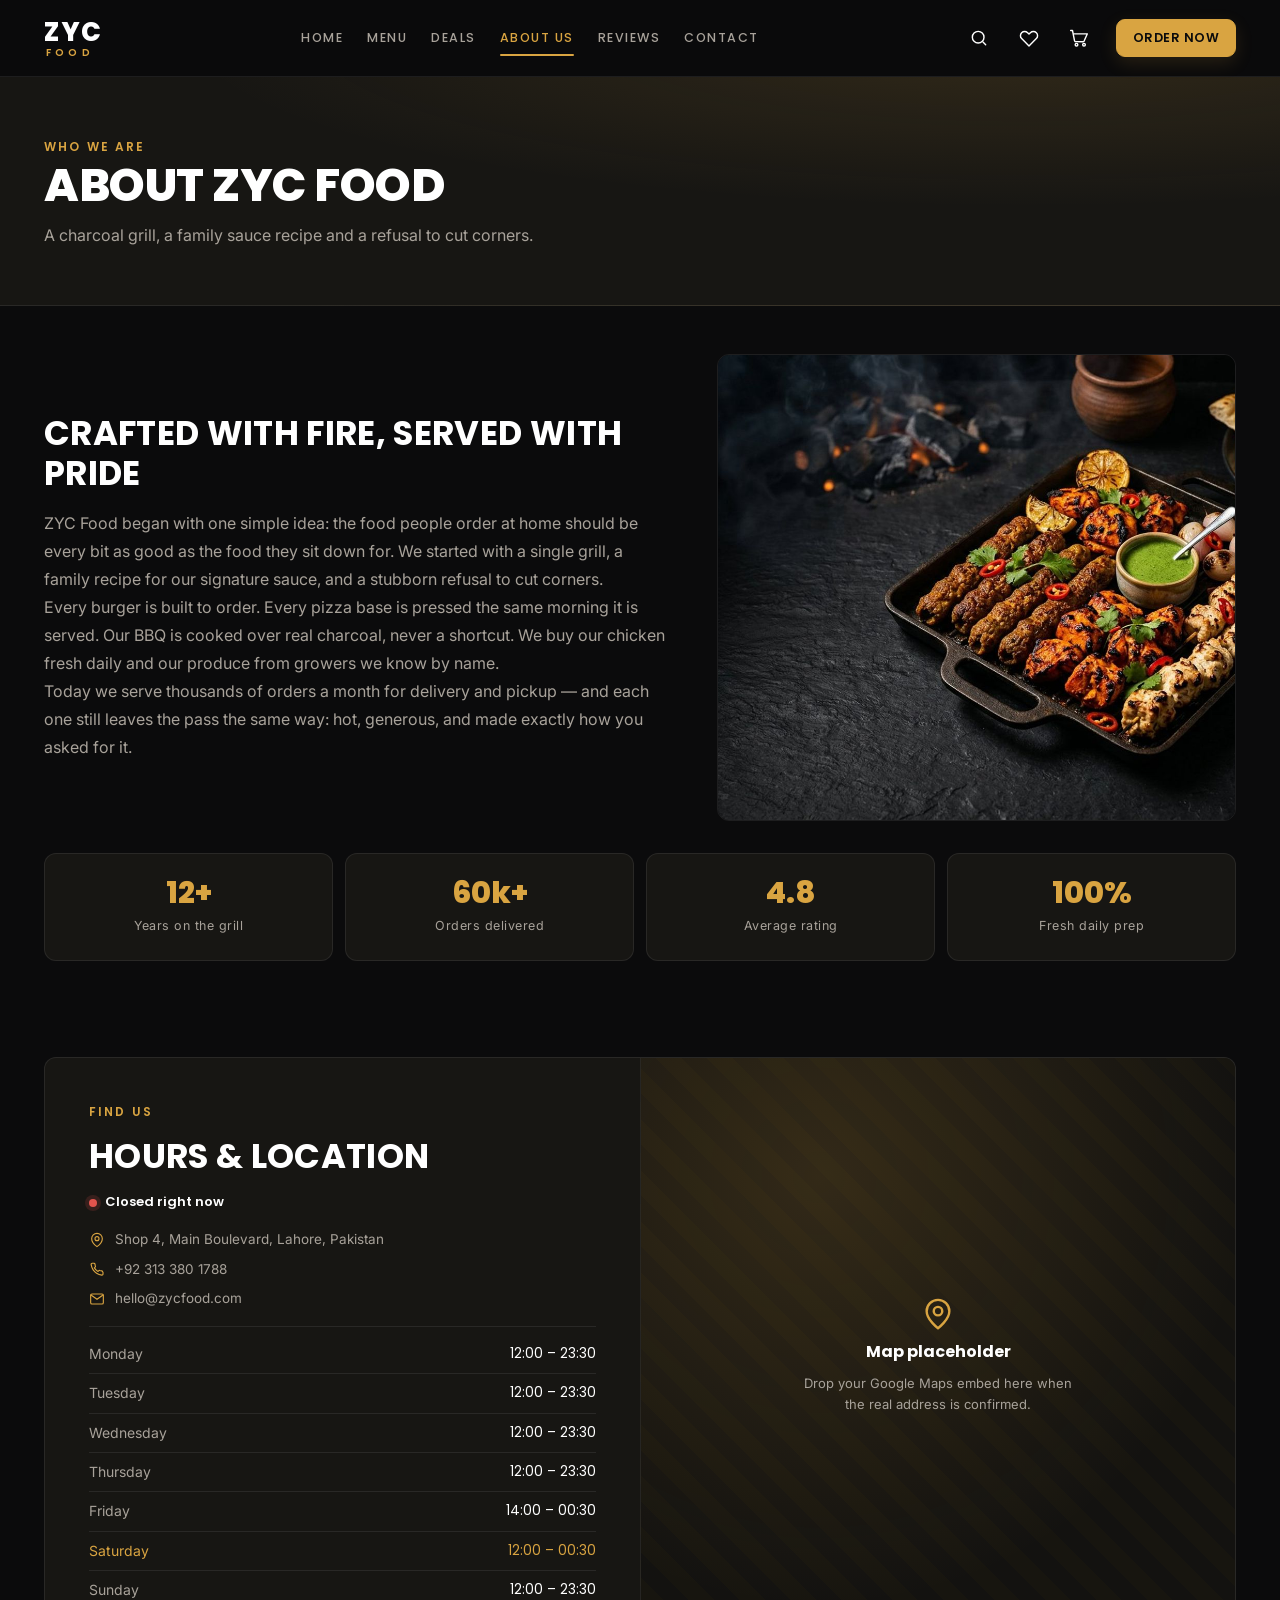
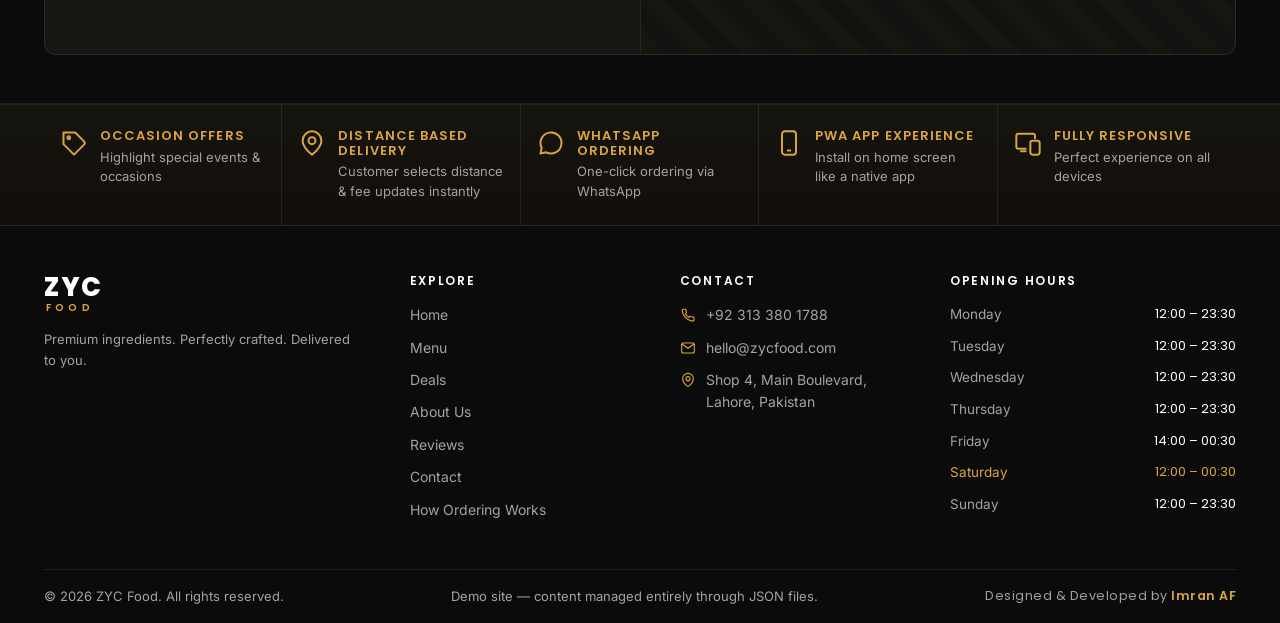
<file: about.html>
<!DOCTYPE html>
<html lang="en">
<head>
<meta charset="utf-8">
<meta name="viewport" content="width=device-width, initial-scale=1, viewport-fit=cover">
<title>About ZYC Food — Our Story, Hours &amp; Address</title>
<meta name="description" content="Meet the kitchen behind ZYC Food: how we cook, where to find us, and when we're open for delivery and pickup.">
<link rel="canonical" href="https://zycfood.com/about.html">
<meta name="theme-color" content="#0B0B0C">

<meta property="og:type" content="website">
<meta property="og:site_name" content="ZYC Food">
<meta property="og:title" content="About ZYC Food — Our Story, Hours &amp; Address">
<meta property="og:description" content="Meet the kitchen behind ZYC Food: how we cook, where to find us, and when we're open for delivery and pickup.">
<meta property="og:url" content="https://zycfood.com/about.html">
<meta property="og:image" content="https://zycfood.com/images/branding/og-cover.jpg">
<meta name="twitter:card" content="summary_large_image">
<meta name="twitter:title" content="About ZYC Food — Our Story, Hours &amp; Address">
<meta name="twitter:description" content="Meet the kitchen behind ZYC Food: how we cook, where to find us, and when we're open for delivery and pickup.">
<meta name="twitter:image" content="https://zycfood.com/images/branding/og-cover.jpg">

<link rel="manifest" href="manifest.json">
<link rel="icon" href="images/branding/favicon.svg" type="image/svg+xml">
<link rel="apple-touch-icon" href="images/branding/icon-192.png">

<link rel="preconnect" href="https://fonts.googleapis.com">
<link rel="preconnect" href="https://fonts.gstatic.com" crossorigin>
<link rel="stylesheet" href="https://fonts.googleapis.com/css2?family=Inter:wght@400;500;600&family=Poppins:wght@500;600;700;800&display=swap">

<link rel="stylesheet" href="css/base.css">
<link rel="stylesheet" href="css/components.css">
<link rel="stylesheet" href="css/pages.css">
</head>
<body data-page="about">
<a class="skip-link" href="#main">Skip to content</a>
<header id="site-header"></header>
<main id="main">

  <section class="page-hero">
    <div class="container">
      <span class="eyebrow">Who we are</span>
      <h1>About ZYC Food</h1>
      <p>A charcoal grill, a family sauce recipe and a refusal to cut corners.</p>
    </div>
  </section>

  <section class="section section--tight">
    <div class="container">
      <div class="about-grid">
        <div class="about-copy reveal">
          <h2 class="section-title" id="about-heading"></h2>
          <div id="about-copy"></div>
        </div>
        <div class="about-media reveal">
          <img src="images/branding/hero-2.jpg" alt="A mixed grill platter fresh off the charcoal at ZYC Food" loading="lazy" width="600" height="540">
        </div>
      </div>

      <div class="stats-grid mt-6 reveal" id="about-stats"></div>
    </div>
  </section>

  <section class="section section--tight">
    <div class="container">
      <div class="info-panel reveal">
        <div class="info-panel__left">
          <span class="eyebrow">Find us</span>
          <h2 class="section-title">Hours &amp; Location</h2>
          <span class="open-pill" id="about-status"></span>
          <ul class="product-meta-list" id="about-contact"></ul>
          <div class="divider"></div>
          <ul class="hours-list" id="about-hours"></ul>
        </div>
        <div class="info-panel__right">
          <div class="map-placeholder">
            <svg viewBox="0 0 24 24" fill="none" stroke="currentColor" stroke-width="1.7" stroke-linecap="round" stroke-linejoin="round"><path d="M20 10c0 6-8 12-8 12s-8-6-8-12a8 8 0 0 1 16 0z"/><circle cx="12" cy="10" r="3"/></svg>
            <strong>Map placeholder</strong>
            <span>Drop your Google Maps embed here when the real address is confirmed.</span>
          </div>
        </div>
      </div>
    </div>
  </section>
</main>
<nav id="bottom-nav"></nav>
<footer id="site-footer"></footer>
<script type="module" src="js/app.js"></script>
</body>
</html>
</file>
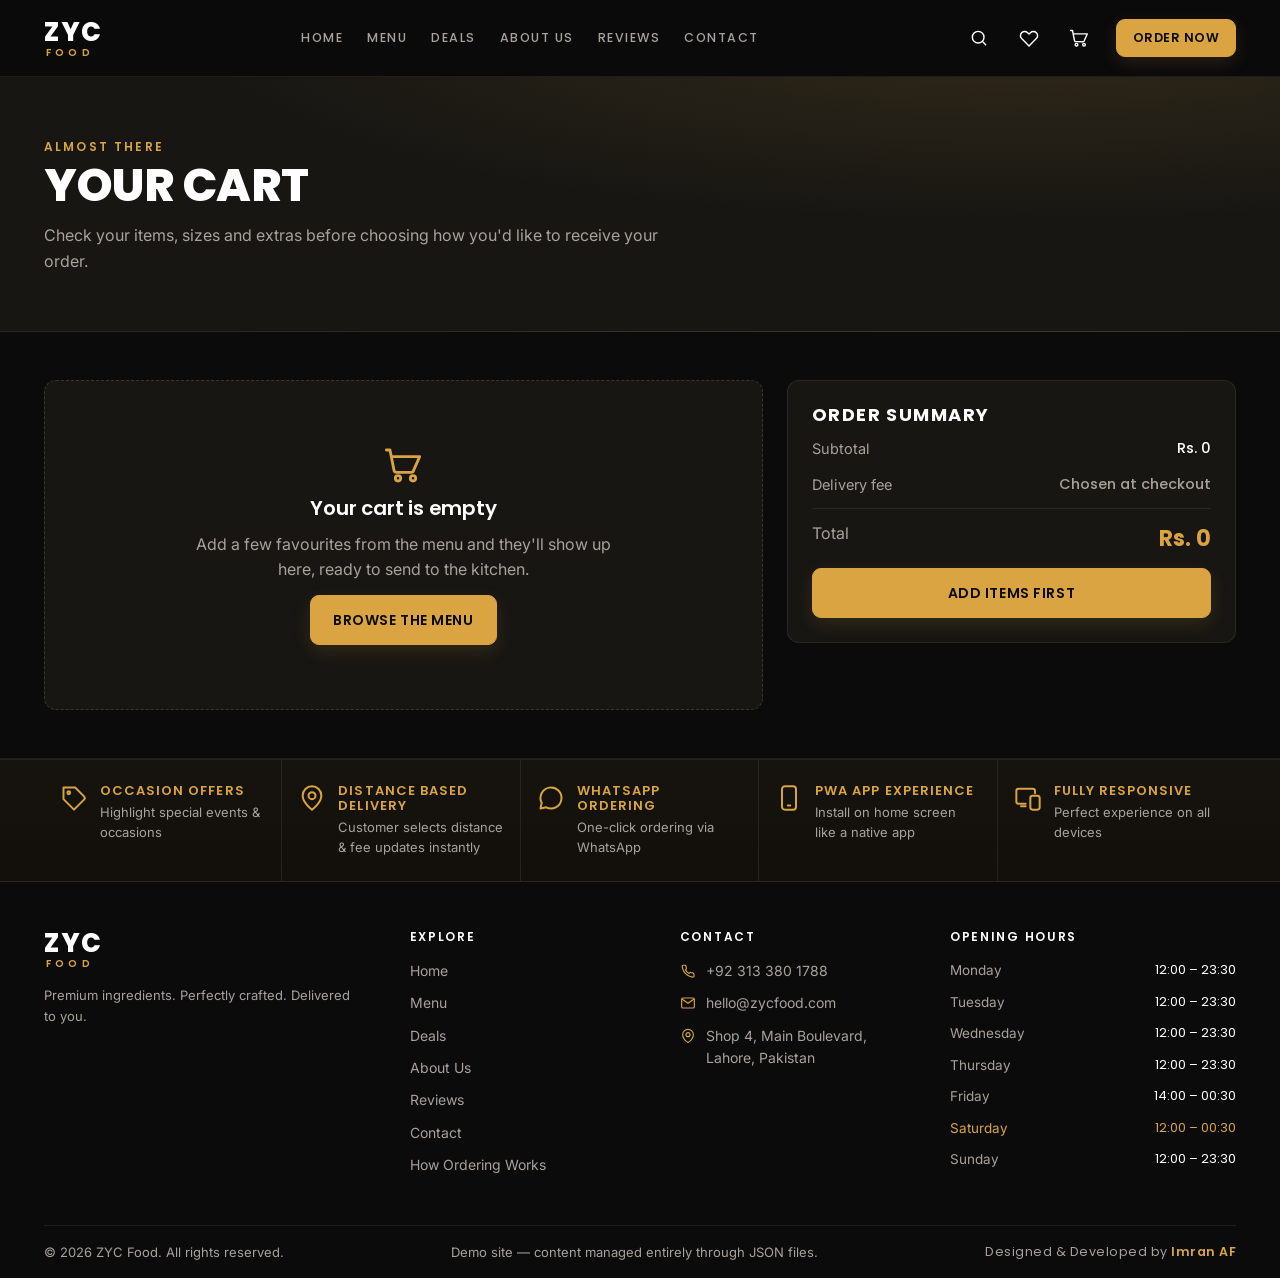
<file: cart.html>
<!DOCTYPE html>
<html lang="en">
<head>
<meta charset="utf-8">
<meta name="viewport" content="width=device-width, initial-scale=1, viewport-fit=cover">
<title>Your Cart — ZYC Food</title>
<meta name="description" content="Review your ZYC Food order, update quantities and continue to checkout for delivery or pickup.">
<link rel="canonical" href="https://zycfood.com/cart.html">
<meta name="theme-color" content="#0B0B0C">
<meta name="robots" content="noindex,follow">
<meta property="og:type" content="website">
<meta property="og:site_name" content="ZYC Food">
<meta property="og:title" content="Your Cart — ZYC Food">
<meta property="og:description" content="Review your ZYC Food order, update quantities and continue to checkout for delivery or pickup.">
<meta property="og:url" content="https://zycfood.com/cart.html">
<meta property="og:image" content="https://zycfood.com/images/branding/og-cover.jpg">
<meta name="twitter:card" content="summary_large_image">
<meta name="twitter:title" content="Your Cart — ZYC Food">
<meta name="twitter:description" content="Review your ZYC Food order, update quantities and continue to checkout for delivery or pickup.">
<meta name="twitter:image" content="https://zycfood.com/images/branding/og-cover.jpg">

<link rel="manifest" href="manifest.json">
<link rel="icon" href="images/branding/favicon.svg" type="image/svg+xml">
<link rel="apple-touch-icon" href="images/branding/icon-192.png">

<link rel="preconnect" href="https://fonts.googleapis.com">
<link rel="preconnect" href="https://fonts.gstatic.com" crossorigin>
<link rel="stylesheet" href="https://fonts.googleapis.com/css2?family=Inter:wght@400;500;600&family=Poppins:wght@500;600;700;800&display=swap">

<link rel="stylesheet" href="css/base.css">
<link rel="stylesheet" href="css/components.css">
<link rel="stylesheet" href="css/pages.css">
</head>
<body data-page="cart">
<a class="skip-link" href="#main">Skip to content</a>
<header id="site-header"></header>
<main id="main">

  <section class="page-hero">
    <div class="container">
      <span class="eyebrow">Almost there</span>
      <h1>Your Cart</h1>
      <p>Check your items, sizes and extras before choosing how you'd like to receive your order.</p>
    </div>
  </section>

  <section class="section section--tight">
    <div class="container">
      <div class="cart-layout">
        <div id="cart-items"></div>
        <div id="cart-summary"></div>
      </div>
    </div>
  </section>
</main>
<nav id="bottom-nav"></nav>
<footer id="site-footer"></footer>
<script type="module" src="js/app.js"></script>
</body>
</html>
</file>
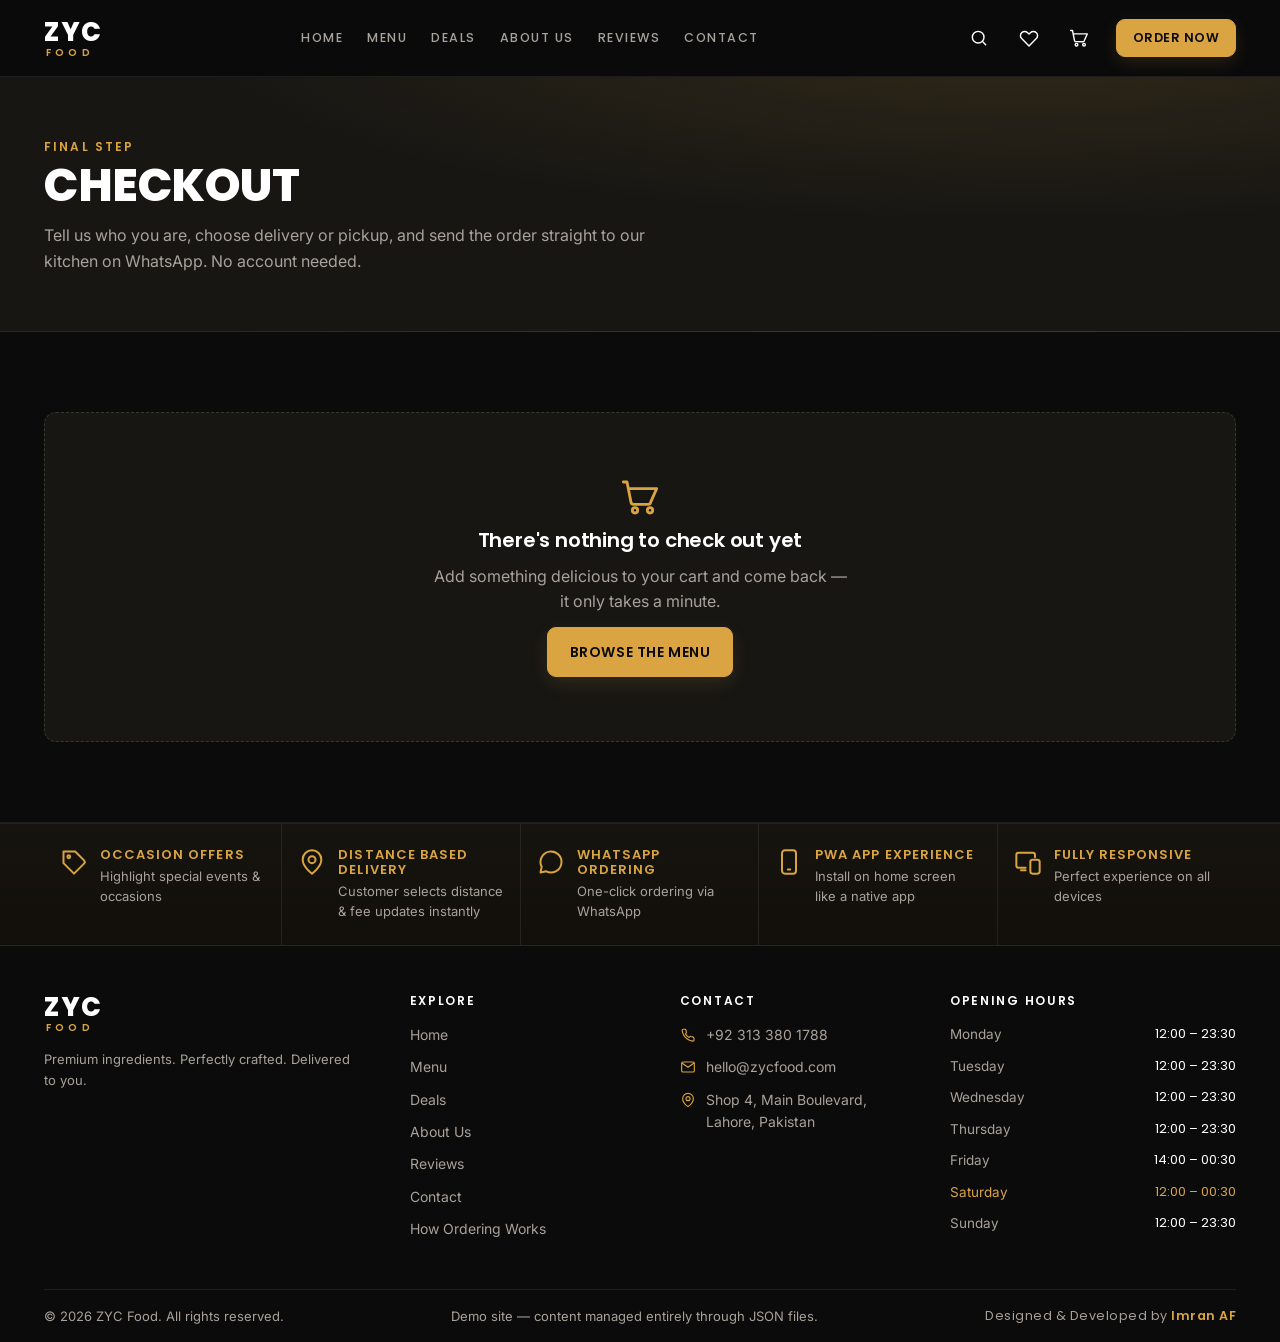
<file: checkout.html>
<!DOCTYPE html>
<html lang="en">
<head>
<meta charset="utf-8">
<meta name="viewport" content="width=device-width, initial-scale=1, viewport-fit=cover">
<title>Checkout — Delivery or Pickup | ZYC Food</title>
<meta name="description" content="Choose delivery or pickup, set your distance and watch the delivery fee update instantly, then send your order to ZYC Food on WhatsApp.">
<link rel="canonical" href="https://zycfood.com/checkout.html">
<meta name="theme-color" content="#0B0B0C">
<meta name="robots" content="noindex,follow">
<meta property="og:type" content="website">
<meta property="og:site_name" content="ZYC Food">
<meta property="og:title" content="Checkout — Delivery or Pickup | ZYC Food">
<meta property="og:description" content="Choose delivery or pickup, set your distance and watch the delivery fee update instantly, then send your order to ZYC Food on WhatsApp.">
<meta property="og:url" content="https://zycfood.com/checkout.html">
<meta property="og:image" content="https://zycfood.com/images/branding/og-cover.jpg">
<meta name="twitter:card" content="summary_large_image">
<meta name="twitter:title" content="Checkout — Delivery or Pickup | ZYC Food">
<meta name="twitter:description" content="Choose delivery or pickup, set your distance and watch the delivery fee update instantly, then send your order to ZYC Food on WhatsApp.">
<meta name="twitter:image" content="https://zycfood.com/images/branding/og-cover.jpg">

<link rel="manifest" href="manifest.json">
<link rel="icon" href="images/branding/favicon.svg" type="image/svg+xml">
<link rel="apple-touch-icon" href="images/branding/icon-192.png">

<link rel="preconnect" href="https://fonts.googleapis.com">
<link rel="preconnect" href="https://fonts.gstatic.com" crossorigin>
<link rel="stylesheet" href="https://fonts.googleapis.com/css2?family=Inter:wght@400;500;600&family=Poppins:wght@500;600;700;800&display=swap">

<link rel="stylesheet" href="css/base.css">
<link rel="stylesheet" href="css/components.css">
<link rel="stylesheet" href="css/pages.css">
</head>
<body data-page="checkout">
<a class="skip-link" href="#main">Skip to content</a>
<header id="site-header"></header>
<main id="main">

  <section class="page-hero">
    <div class="container">
      <span class="eyebrow">Final step</span>
      <h1>Checkout</h1>
      <p>Tell us who you are, choose delivery or pickup, and send the order straight to our kitchen on WhatsApp. No account needed.</p>
    </div>
  </section>

  <section class="section section--tight">
    <div class="container" id="checkout-root"></div>
  </section>
</main>
<nav id="bottom-nav"></nav>
<footer id="site-footer"></footer>
<script type="module" src="js/app.js"></script>
</body>
</html>
</file>
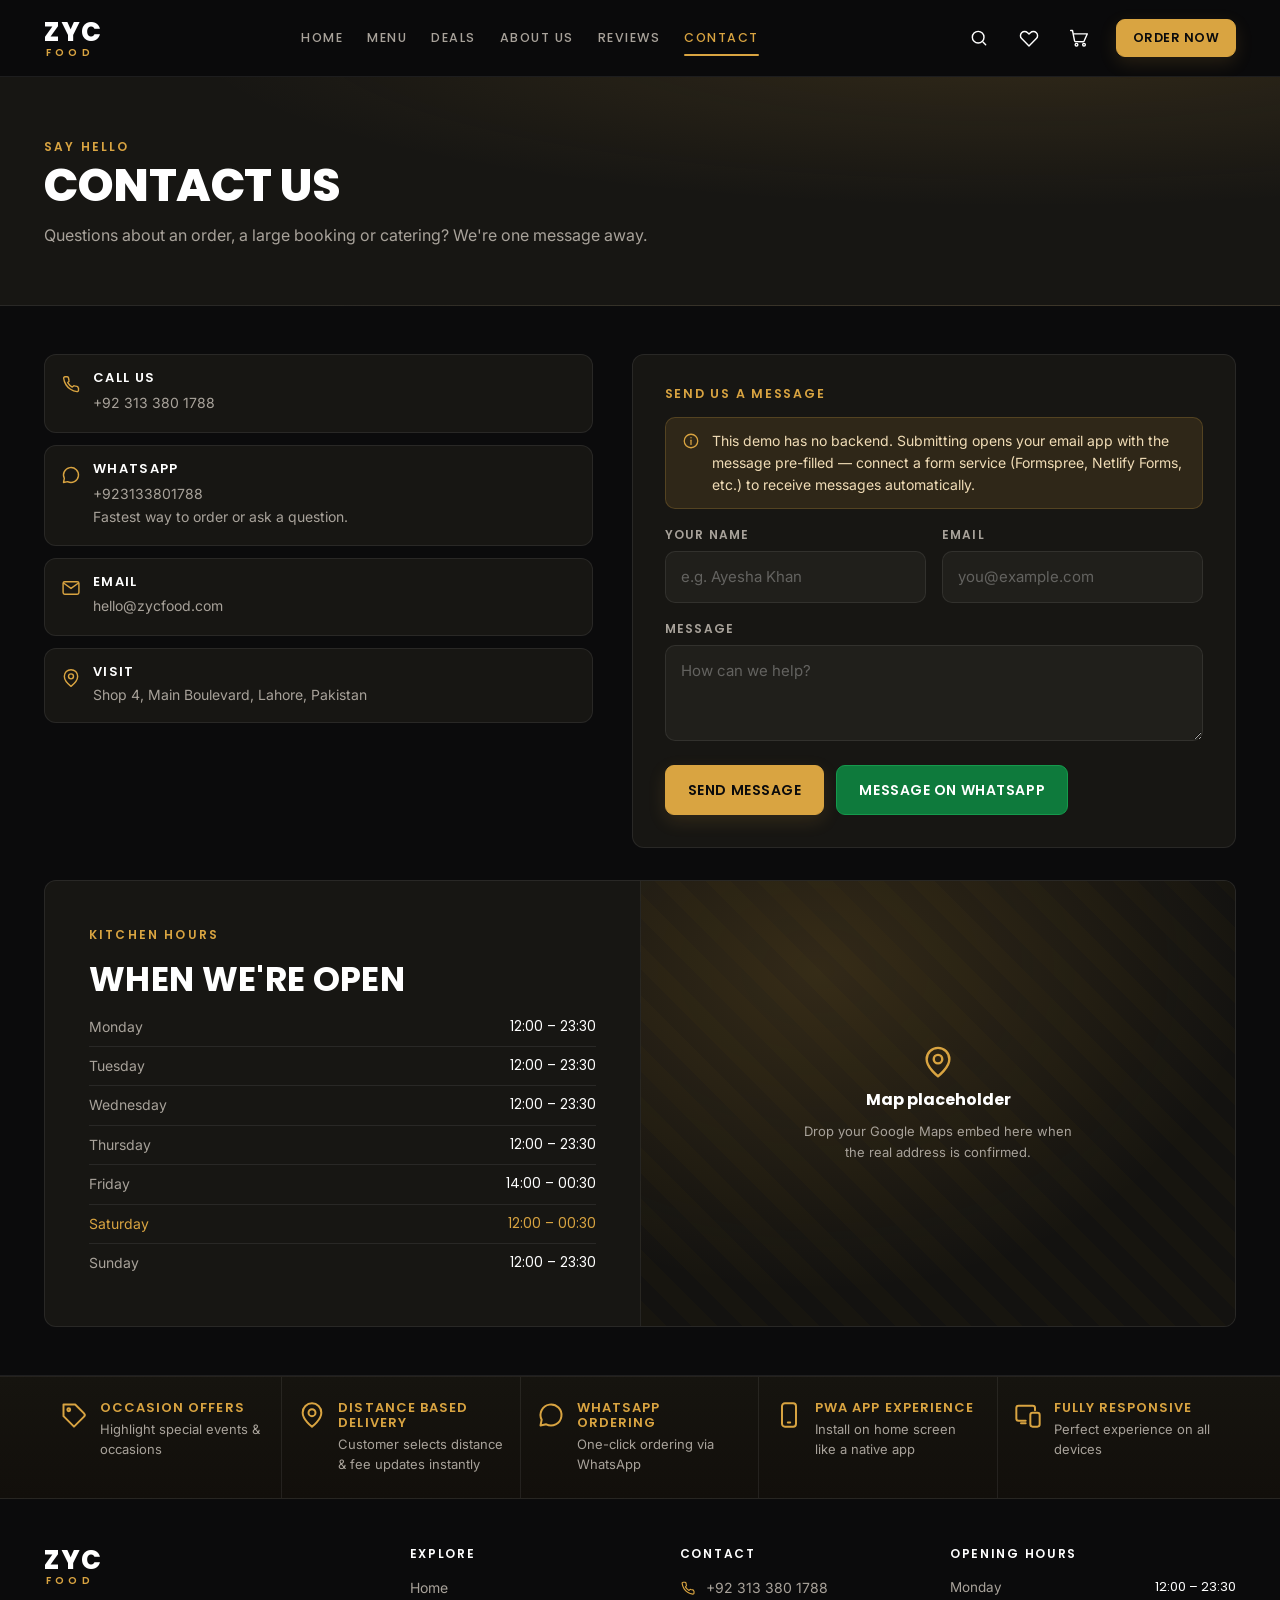
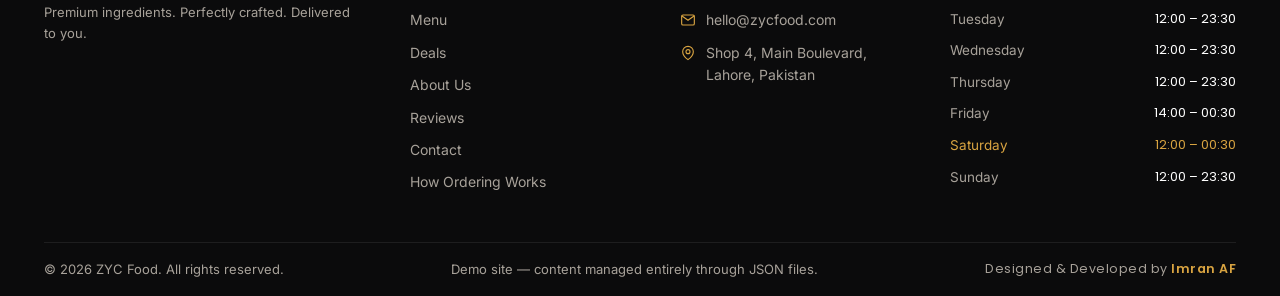
<file: contact.html>
<!DOCTYPE html>
<html lang="en">
<head>
<meta charset="utf-8">
<meta name="viewport" content="width=device-width, initial-scale=1, viewport-fit=cover">
<title>Contact ZYC Food — Phone, WhatsApp &amp; Address</title>
<meta name="description" content="Get in touch with ZYC Food: call us, message us on WhatsApp, email the team or visit the restaurant.">
<link rel="canonical" href="https://zycfood.com/contact.html">
<meta name="theme-color" content="#0B0B0C">

<meta property="og:type" content="website">
<meta property="og:site_name" content="ZYC Food">
<meta property="og:title" content="Contact ZYC Food — Phone, WhatsApp &amp; Address">
<meta property="og:description" content="Get in touch with ZYC Food: call us, message us on WhatsApp, email the team or visit the restaurant.">
<meta property="og:url" content="https://zycfood.com/contact.html">
<meta property="og:image" content="https://zycfood.com/images/branding/og-cover.jpg">
<meta name="twitter:card" content="summary_large_image">
<meta name="twitter:title" content="Contact ZYC Food — Phone, WhatsApp &amp; Address">
<meta name="twitter:description" content="Get in touch with ZYC Food: call us, message us on WhatsApp, email the team or visit the restaurant.">
<meta name="twitter:image" content="https://zycfood.com/images/branding/og-cover.jpg">

<link rel="manifest" href="manifest.json">
<link rel="icon" href="images/branding/favicon.svg" type="image/svg+xml">
<link rel="apple-touch-icon" href="images/branding/icon-192.png">

<link rel="preconnect" href="https://fonts.googleapis.com">
<link rel="preconnect" href="https://fonts.gstatic.com" crossorigin>
<link rel="stylesheet" href="https://fonts.googleapis.com/css2?family=Inter:wght@400;500;600&family=Poppins:wght@500;600;700;800&display=swap">

<link rel="stylesheet" href="css/base.css">
<link rel="stylesheet" href="css/components.css">
<link rel="stylesheet" href="css/pages.css">
</head>
<body data-page="contact">
<a class="skip-link" href="#main">Skip to content</a>
<header id="site-header"></header>
<main id="main">

  <section class="page-hero">
    <div class="container">
      <span class="eyebrow">Say hello</span>
      <h1>Contact Us</h1>
      <p>Questions about an order, a large booking or catering? We're one message away.</p>
    </div>
  </section>

  <section class="section section--tight">
    <div class="container">
      <div class="contact-grid">
        <div class="stack gap-3 reveal" id="contact-tiles"></div>

        <div class="form-card reveal">
          <h2 class="form-card__title">Send us a message</h2>
          <div class="alert alert--info" id="contact-form-note"></div>
          <form id="contact-form" novalidate>
            <div class="form-grid">
              <div class="field" id="field-contact-name">
                <label for="contact-name">Your name</label>
                <input class="input" id="contact-name" name="name" type="text" autocomplete="name" placeholder="e.g. Ayesha Khan">
                <span class="field-error">Please tell us your name.</span>
              </div>
              <div class="field" id="field-contact-email">
                <label for="contact-email">Email</label>
                <input class="input" id="contact-email" name="email" type="email" autocomplete="email" placeholder="you@example.com">
                <span class="field-error">Please enter a valid email address.</span>
              </div>
            </div>
            <div class="field mt-4" id="field-contact-message">
              <label for="contact-message">Message</label>
              <textarea class="textarea" id="contact-message" name="message" placeholder="How can we help?"></textarea>
              <span class="field-error">Please write a short message.</span>
            </div>
            <div class="row gap-3 mt-5" style="flex-wrap:wrap">
              <button class="btn btn--primary" type="submit">Send Message</button>
              <a class="btn btn--whatsapp" id="contact-whatsapp" href="#" target="_blank" rel="noopener">Message On WhatsApp</a>
            </div>
          </form>
        </div>
      </div>

      <div class="info-panel mt-6 reveal">
        <div class="info-panel__left">
          <span class="eyebrow">Kitchen hours</span>
          <h2 class="section-title">When We're Open</h2>
          <ul class="hours-list" id="contact-hours"></ul>
        </div>
        <div class="info-panel__right">
          <div class="map-placeholder">
            <svg viewBox="0 0 24 24" fill="none" stroke="currentColor" stroke-width="1.7" stroke-linecap="round" stroke-linejoin="round"><path d="M20 10c0 6-8 12-8 12s-8-6-8-12a8 8 0 0 1 16 0z"/><circle cx="12" cy="10" r="3"/></svg>
            <strong>Map placeholder</strong>
            <span>Drop your Google Maps embed here when the real address is confirmed.</span>
          </div>
        </div>
      </div>
    </div>
  </section>
</main>
<nav id="bottom-nav"></nav>
<footer id="site-footer"></footer>
<script type="module" src="js/app.js"></script>
</body>
</html>
</file>
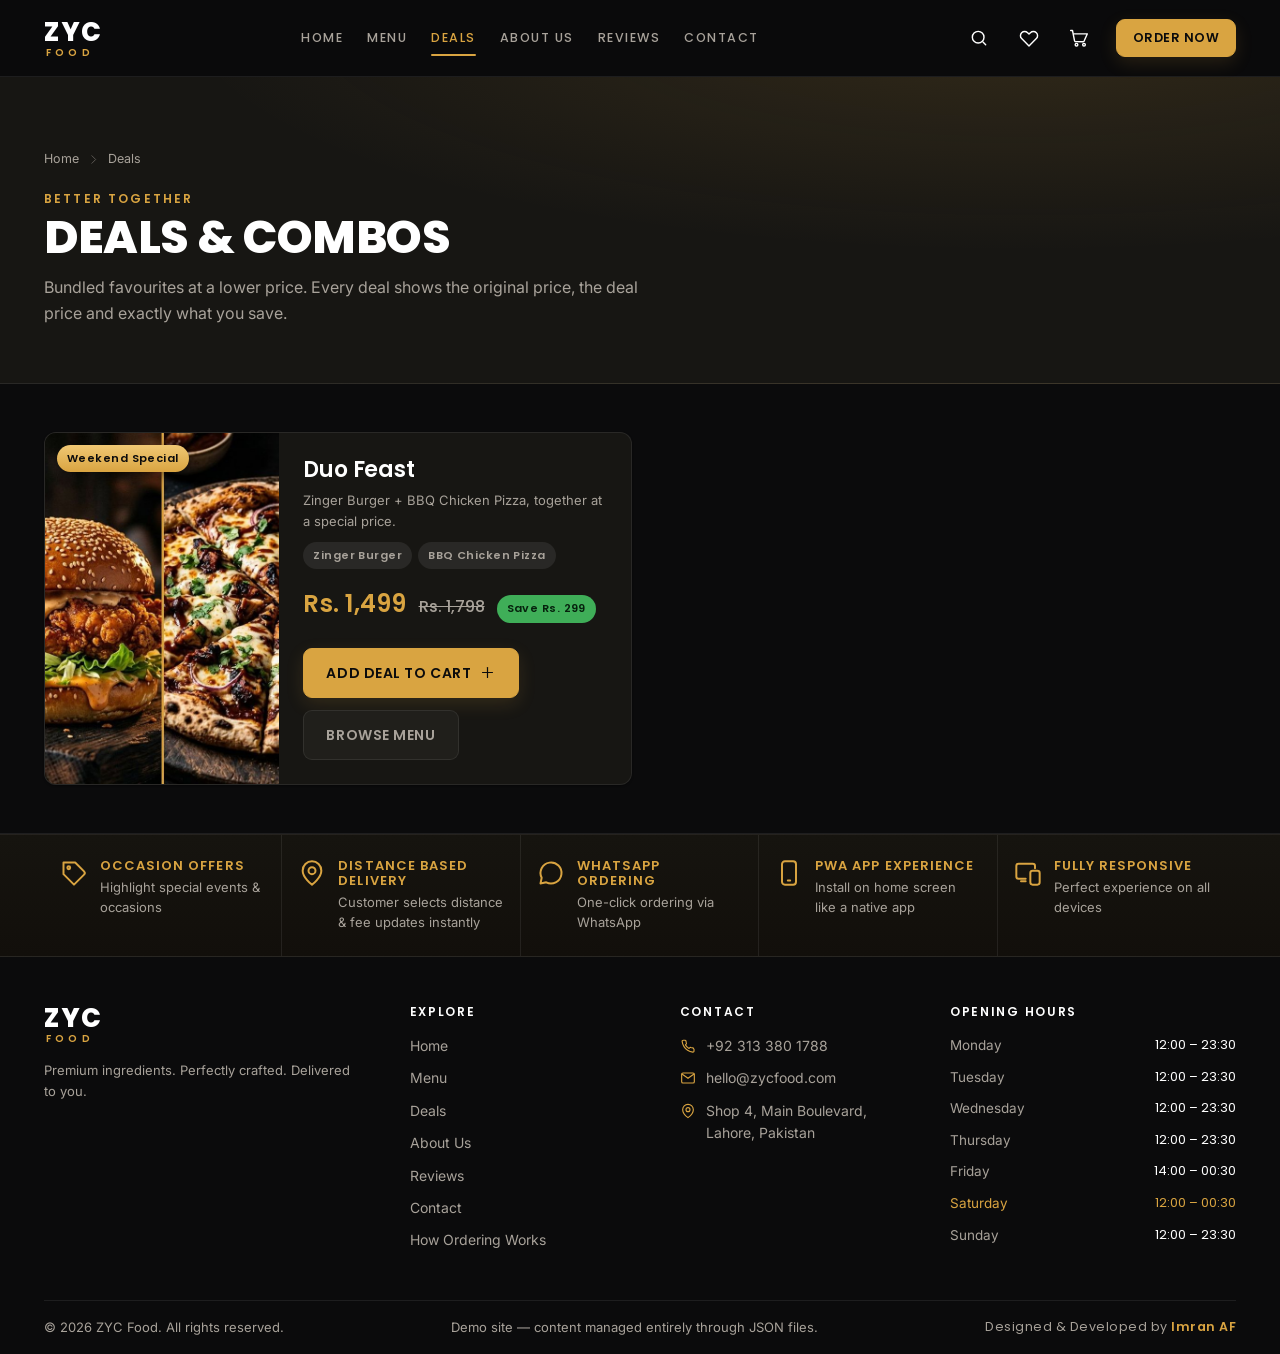
<file: deals.html>
<!DOCTYPE html>
<html lang="en">
<head>
<meta charset="utf-8">
<meta name="viewport" content="width=device-width, initial-scale=1, viewport-fit=cover">
<title>Deals &amp; Combos — Save More | ZYC Food</title>
<meta name="description" content="Save with ZYC Food combo deals: burger and pizza bundles, sharing platters and weekend specials with clear savings on every deal.">
<link rel="canonical" href="https://zycfood.com/deals.html">
<meta name="theme-color" content="#0B0B0C">

<meta property="og:type" content="website">
<meta property="og:site_name" content="ZYC Food">
<meta property="og:title" content="Deals &amp; Combos — Save More | ZYC Food">
<meta property="og:description" content="Save with ZYC Food combo deals: burger and pizza bundles, sharing platters and weekend specials with clear savings on every deal.">
<meta property="og:url" content="https://zycfood.com/deals.html">
<meta property="og:image" content="https://zycfood.com/images/branding/og-cover.jpg">
<meta name="twitter:card" content="summary_large_image">
<meta name="twitter:title" content="Deals &amp; Combos — Save More | ZYC Food">
<meta name="twitter:description" content="Save with ZYC Food combo deals: burger and pizza bundles, sharing platters and weekend specials with clear savings on every deal.">
<meta name="twitter:image" content="https://zycfood.com/images/branding/og-cover.jpg">

<link rel="manifest" href="manifest.json">
<link rel="icon" href="images/branding/favicon.svg" type="image/svg+xml">
<link rel="apple-touch-icon" href="images/branding/icon-192.png">

<link rel="preconnect" href="https://fonts.googleapis.com">
<link rel="preconnect" href="https://fonts.gstatic.com" crossorigin>
<link rel="stylesheet" href="https://fonts.googleapis.com/css2?family=Inter:wght@400;500;600&family=Poppins:wght@500;600;700;800&display=swap">

<link rel="stylesheet" href="css/base.css">
<link rel="stylesheet" href="css/components.css">
<link rel="stylesheet" href="css/pages.css">
</head>
<body data-page="deals">
<a class="skip-link" href="#main">Skip to content</a>
<header id="site-header"></header>
<main id="main">

  <section class="page-hero">
    <div class="container">
      <div id="deals-breadcrumbs"></div>
      <span class="eyebrow">Better together</span>
      <h1>Deals &amp; Combos</h1>
      <p>Bundled favourites at a lower price. Every deal shows the original price, the deal price and exactly what you save.</p>
    </div>
  </section>

  <section class="section section--tight">
    <div class="container">
      <div class="deals-grid" id="deals-list"></div>
    </div>
  </section>
</main>
<nav id="bottom-nav"></nav>
<footer id="site-footer"></footer>
<script type="module" src="js/app.js"></script>
</body>
</html>
</file>
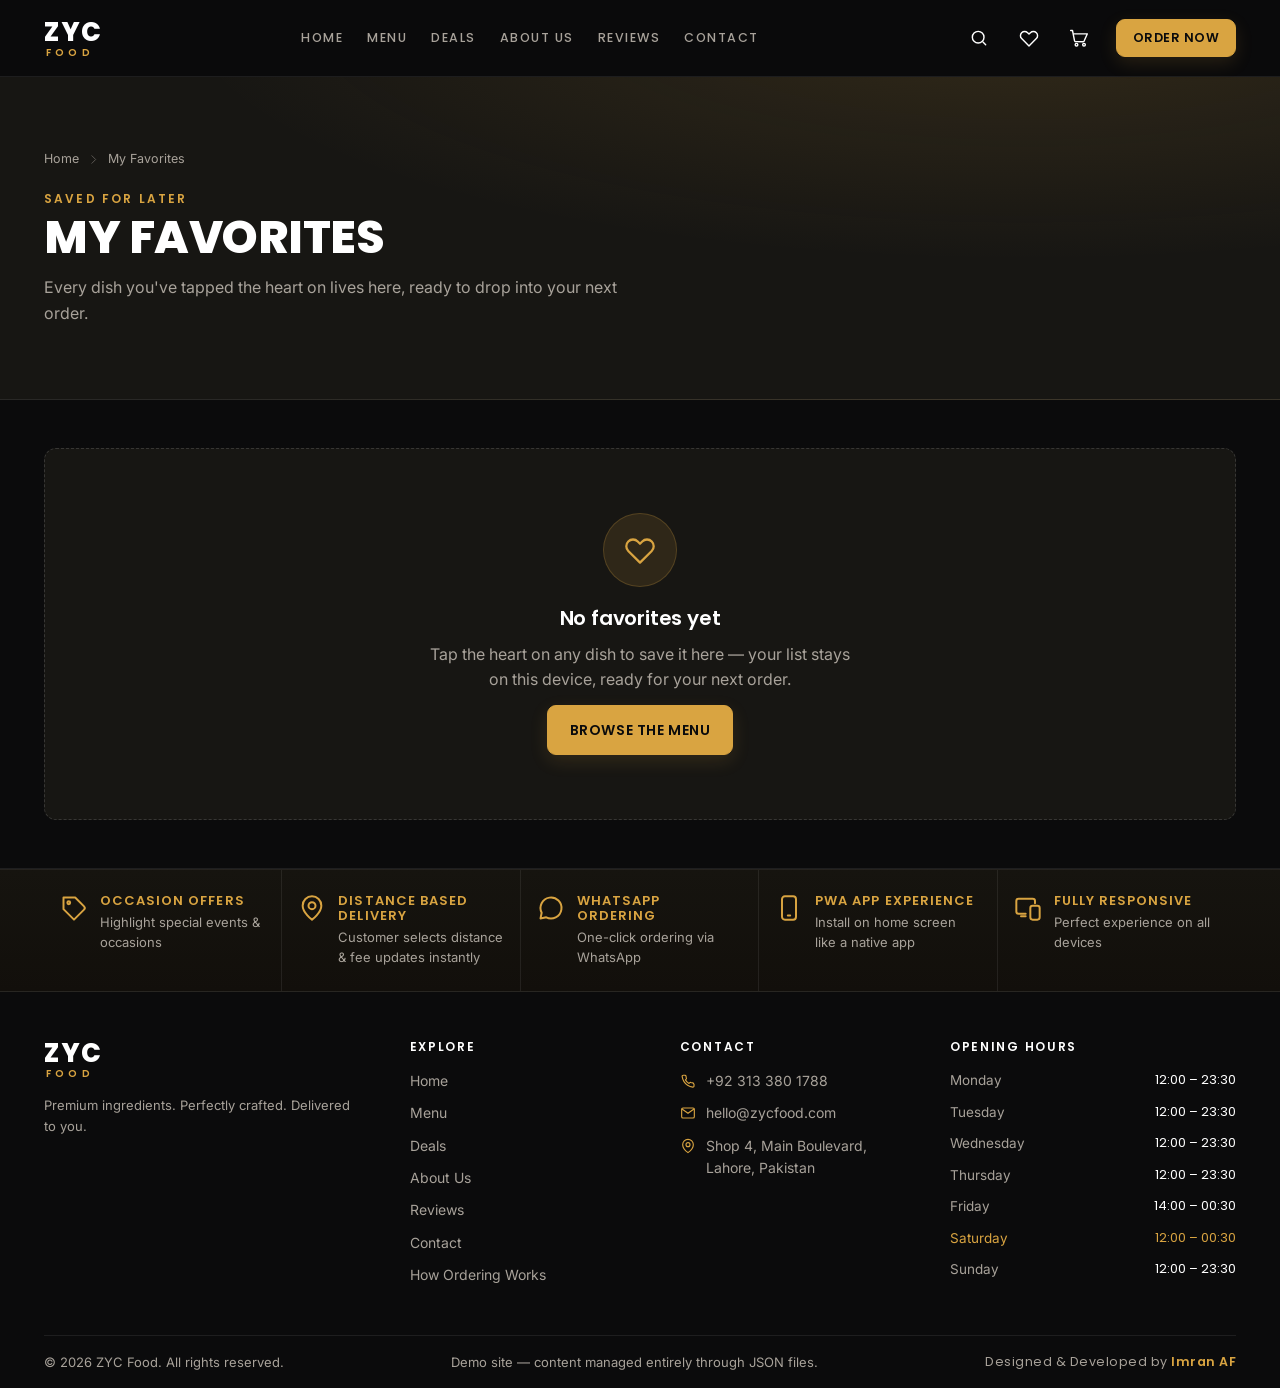
<file: favourites.html>
<!DOCTYPE html>
<html lang="en">
<head>
<meta charset="utf-8">
<meta name="viewport" content="width=device-width, initial-scale=1, viewport-fit=cover">
<title>My Favorites — ZYC Food</title>
<meta name="description" content="The ZYC Food dishes you have saved. Add them straight to your cart or remove them any time.">
<link rel="canonical" href="https://zycfood.com/favourites.html">
<meta name="theme-color" content="#0B0B0C">
<meta name="robots" content="noindex,follow">
<meta property="og:type" content="website">
<meta property="og:site_name" content="ZYC Food">
<meta property="og:title" content="My Favorites — ZYC Food">
<meta property="og:description" content="The ZYC Food dishes you have saved. Add them straight to your cart or remove them any time.">
<meta property="og:url" content="https://zycfood.com/favourites.html">
<meta property="og:image" content="https://zycfood.com/images/branding/og-cover.jpg">
<meta name="twitter:card" content="summary_large_image">
<meta name="twitter:title" content="My Favorites — ZYC Food">
<meta name="twitter:description" content="The ZYC Food dishes you have saved. Add them straight to your cart or remove them any time.">
<meta name="twitter:image" content="https://zycfood.com/images/branding/og-cover.jpg">

<link rel="manifest" href="manifest.json">
<link rel="icon" href="images/branding/favicon.svg" type="image/svg+xml">
<link rel="apple-touch-icon" href="images/branding/icon-192.png">

<link rel="preconnect" href="https://fonts.googleapis.com">
<link rel="preconnect" href="https://fonts.gstatic.com" crossorigin>
<link rel="stylesheet" href="https://fonts.googleapis.com/css2?family=Inter:wght@400;500;600&family=Poppins:wght@500;600;700;800&display=swap">

<link rel="stylesheet" href="css/base.css">
<link rel="stylesheet" href="css/components.css">
<link rel="stylesheet" href="css/pages.css">
</head>
<body data-page="favourites">
<a class="skip-link" href="#main">Skip to content</a>
<header id="site-header"></header>
<main id="main">

  <section class="page-hero">
    <div class="container">
      <div id="favourites-breadcrumbs"></div>
      <span class="eyebrow">Saved for later</span>
      <h1>My Favorites</h1>
      <p>Every dish you've tapped the heart on lives here, ready to drop into your next order.</p>
      <p class="small muted mt-2" id="favourites-count" aria-live="polite"></p>
      <div class="row gap-3 mt-4" id="favourites-actions" style="flex-wrap:wrap"></div>
    </div>
  </section>

  <section class="section section--tight">
    <div class="container">
      <div id="favourites-grid"></div>
    </div>
  </section>

</main>
<nav id="bottom-nav"></nav>
<footer id="site-footer"></footer>
<script type="module" src="js/app.js"></script>
</body>
</html>
</file>
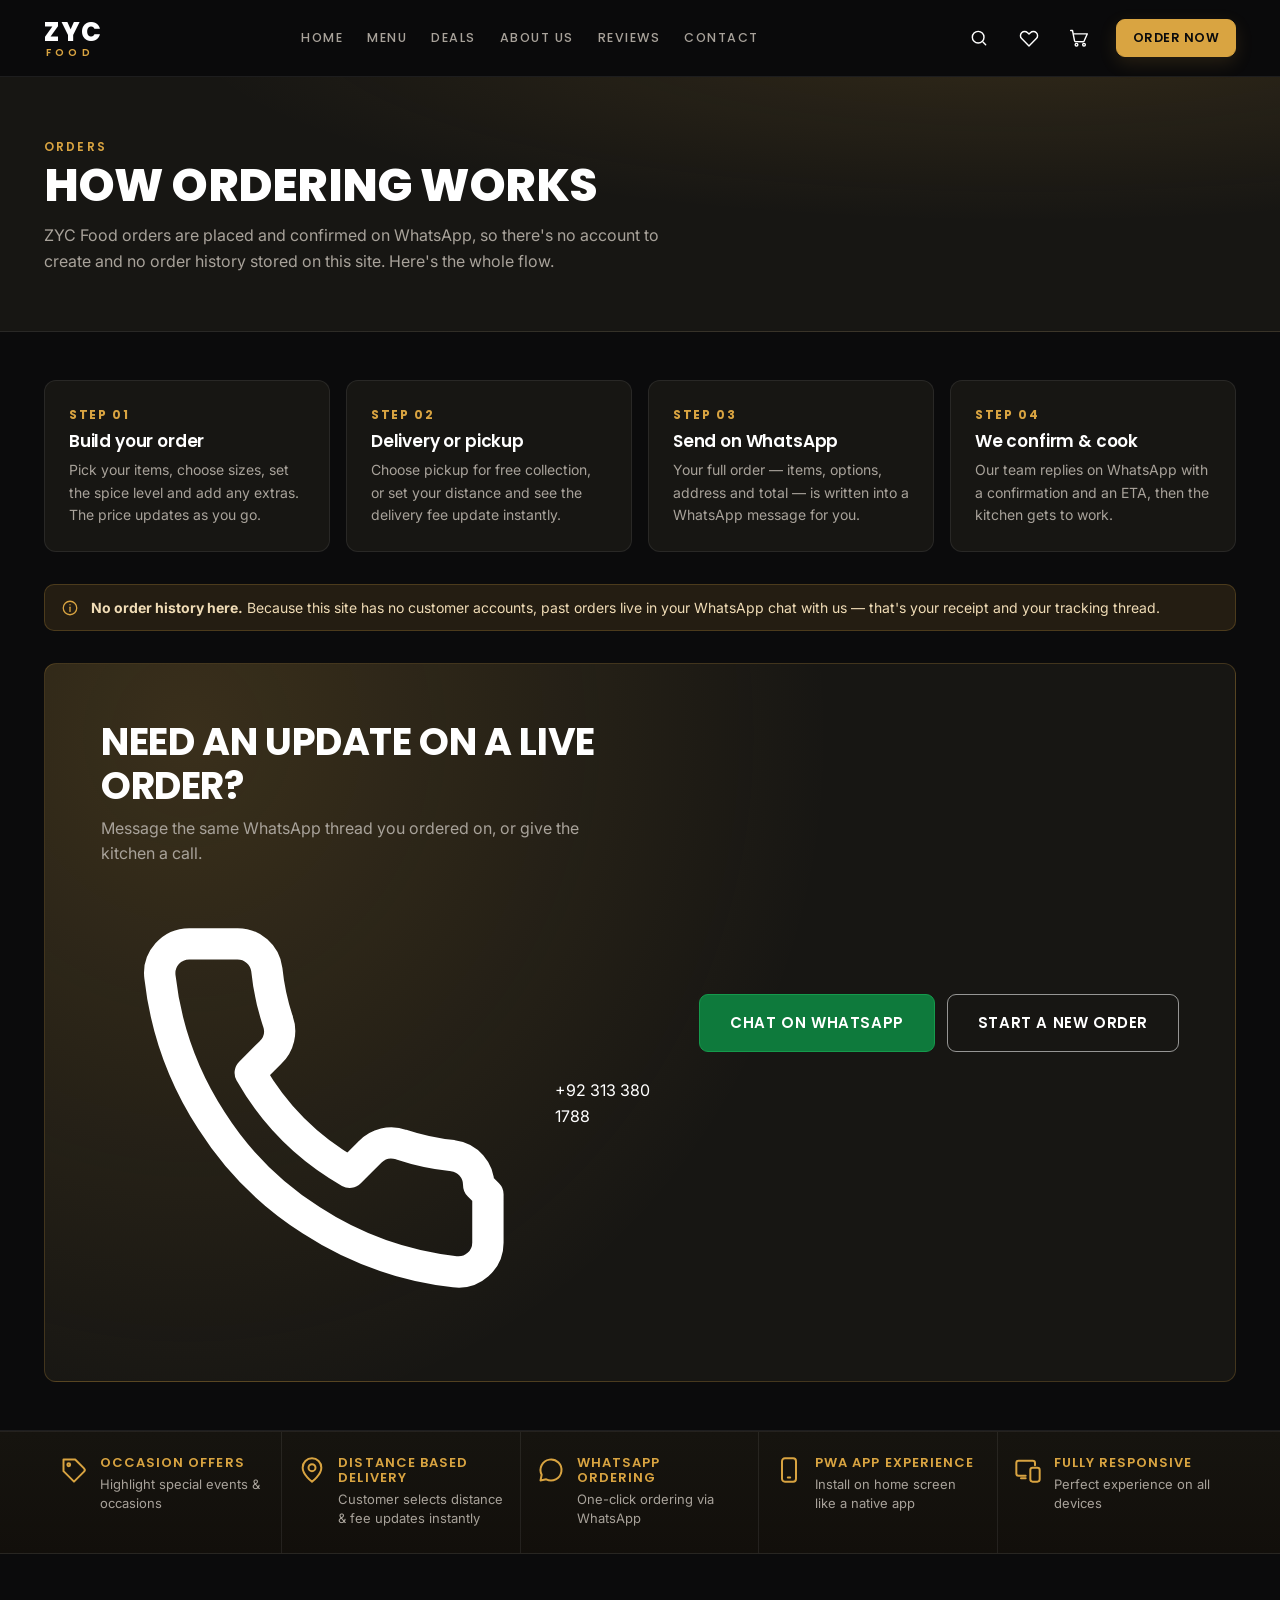
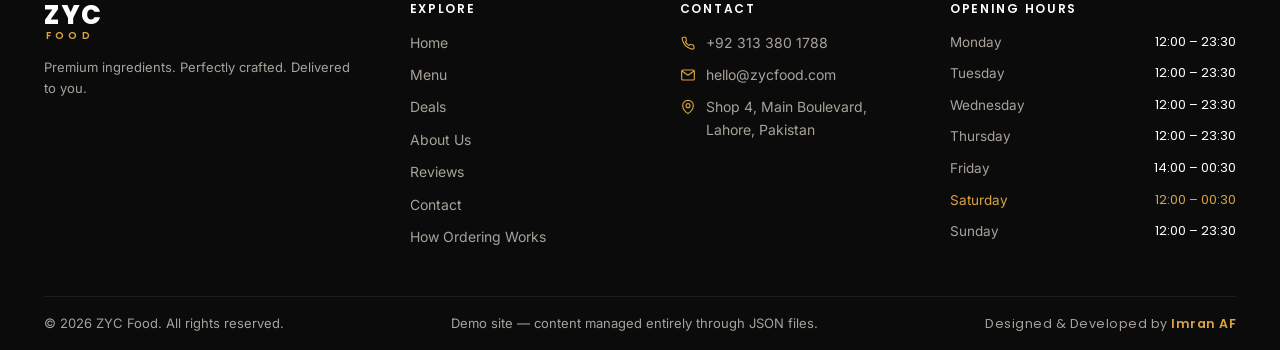
<file: how-ordering-works.html>
<!DOCTYPE html>
<html lang="en">
<head>
<meta charset="utf-8">
<meta name="viewport" content="width=device-width, initial-scale=1, viewport-fit=cover">
<title>How Ordering Works — ZYC Food</title>
<meta name="description" content="How to order from ZYC Food: build your order online, choose delivery or pickup, and confirm on WhatsApp in seconds.">
<link rel="canonical" href="https://zycfood.com/how-ordering-works.html">
<meta name="theme-color" content="#0B0B0C">

<meta property="og:type" content="website">
<meta property="og:site_name" content="ZYC Food">
<meta property="og:title" content="How Ordering Works — ZYC Food">
<meta property="og:description" content="How to order from ZYC Food: build your order online, choose delivery or pickup, and confirm on WhatsApp in seconds.">
<meta property="og:url" content="https://zycfood.com/how-ordering-works.html">
<meta property="og:image" content="https://zycfood.com/images/branding/og-cover.jpg">
<meta name="twitter:card" content="summary_large_image">
<meta name="twitter:title" content="How Ordering Works — ZYC Food">
<meta name="twitter:description" content="How to order from ZYC Food: build your order online, choose delivery or pickup, and confirm on WhatsApp in seconds.">
<meta name="twitter:image" content="https://zycfood.com/images/branding/og-cover.jpg">

<link rel="manifest" href="manifest.json">
<link rel="icon" href="images/branding/favicon.svg" type="image/svg+xml">
<link rel="apple-touch-icon" href="images/branding/icon-192.png">

<link rel="preconnect" href="https://fonts.googleapis.com">
<link rel="preconnect" href="https://fonts.gstatic.com" crossorigin>
<link rel="stylesheet" href="https://fonts.googleapis.com/css2?family=Inter:wght@400;500;600&family=Poppins:wght@500;600;700;800&display=swap">

<link rel="stylesheet" href="css/base.css">
<link rel="stylesheet" href="css/components.css">
<link rel="stylesheet" href="css/pages.css">
</head>
<body data-page="orders">
<a class="skip-link" href="#main">Skip to content</a>
<header id="site-header"></header>
<main id="main">

  <section class="page-hero">
    <div class="container">
      <span class="eyebrow">Orders</span>
      <h1>How Ordering Works</h1>
      <p>ZYC Food orders are placed and confirmed on WhatsApp, so there's no account to create and no order history stored on this site. Here's the whole flow.</p>
    </div>
  </section>

  <section class="section section--tight">
    <div class="container">
      <div class="steps-grid reveal">
        <div class="step-card"><span class="step-card__num">STEP 01</span><h3>Build your order</h3><p>Pick your items, choose sizes, set the spice level and add any extras. The price updates as you go.</p></div>
        <div class="step-card"><span class="step-card__num">STEP 02</span><h3>Delivery or pickup</h3><p>Choose pickup for free collection, or set your distance and see the delivery fee update instantly.</p></div>
        <div class="step-card"><span class="step-card__num">STEP 03</span><h3>Send on WhatsApp</h3><p>Your full order — items, options, address and total — is written into a WhatsApp message for you.</p></div>
        <div class="step-card"><span class="step-card__num">STEP 04</span><h3>We confirm &amp; cook</h3><p>Our team replies on WhatsApp with a confirmation and an ETA, then the kitchen gets to work.</p></div>
      </div>

      <div class="alert alert--info mt-6">
        <svg viewBox="0 0 24 24" fill="none" stroke="currentColor" stroke-width="1.7" stroke-linecap="round" stroke-linejoin="round"><circle cx="12" cy="12" r="9"/><path d="M12 11v5.5"/><path d="M12 7.6v.2"/></svg>
        <div><strong>No order history here.</strong> Because this site has no customer accounts, past orders live in your WhatsApp chat with us — that's your receipt and your tracking thread.</div>
      </div>

      <div class="cta-band mt-6 reveal">
        <div>
          <h2>Need an update on a live order?</h2>
          <p>Message the same WhatsApp thread you ordered on, or give the kitchen a call.</p>
          <div class="row gap-3 mt-4" id="orders-phone"></div>
        </div>
        <div class="cta-band__actions">
          <a class="btn btn--whatsapp btn--lg" id="orders-whatsapp" href="#" target="_blank" rel="noopener">Chat On WhatsApp</a>
          <a class="btn btn--outline btn--lg" href="menu.html">Start A New Order</a>
        </div>
      </div>
    </div>
  </section>
</main>
<nav id="bottom-nav"></nav>
<footer id="site-footer"></footer>
<script type="module" src="js/app.js"></script>
</body>
</html>
</file>
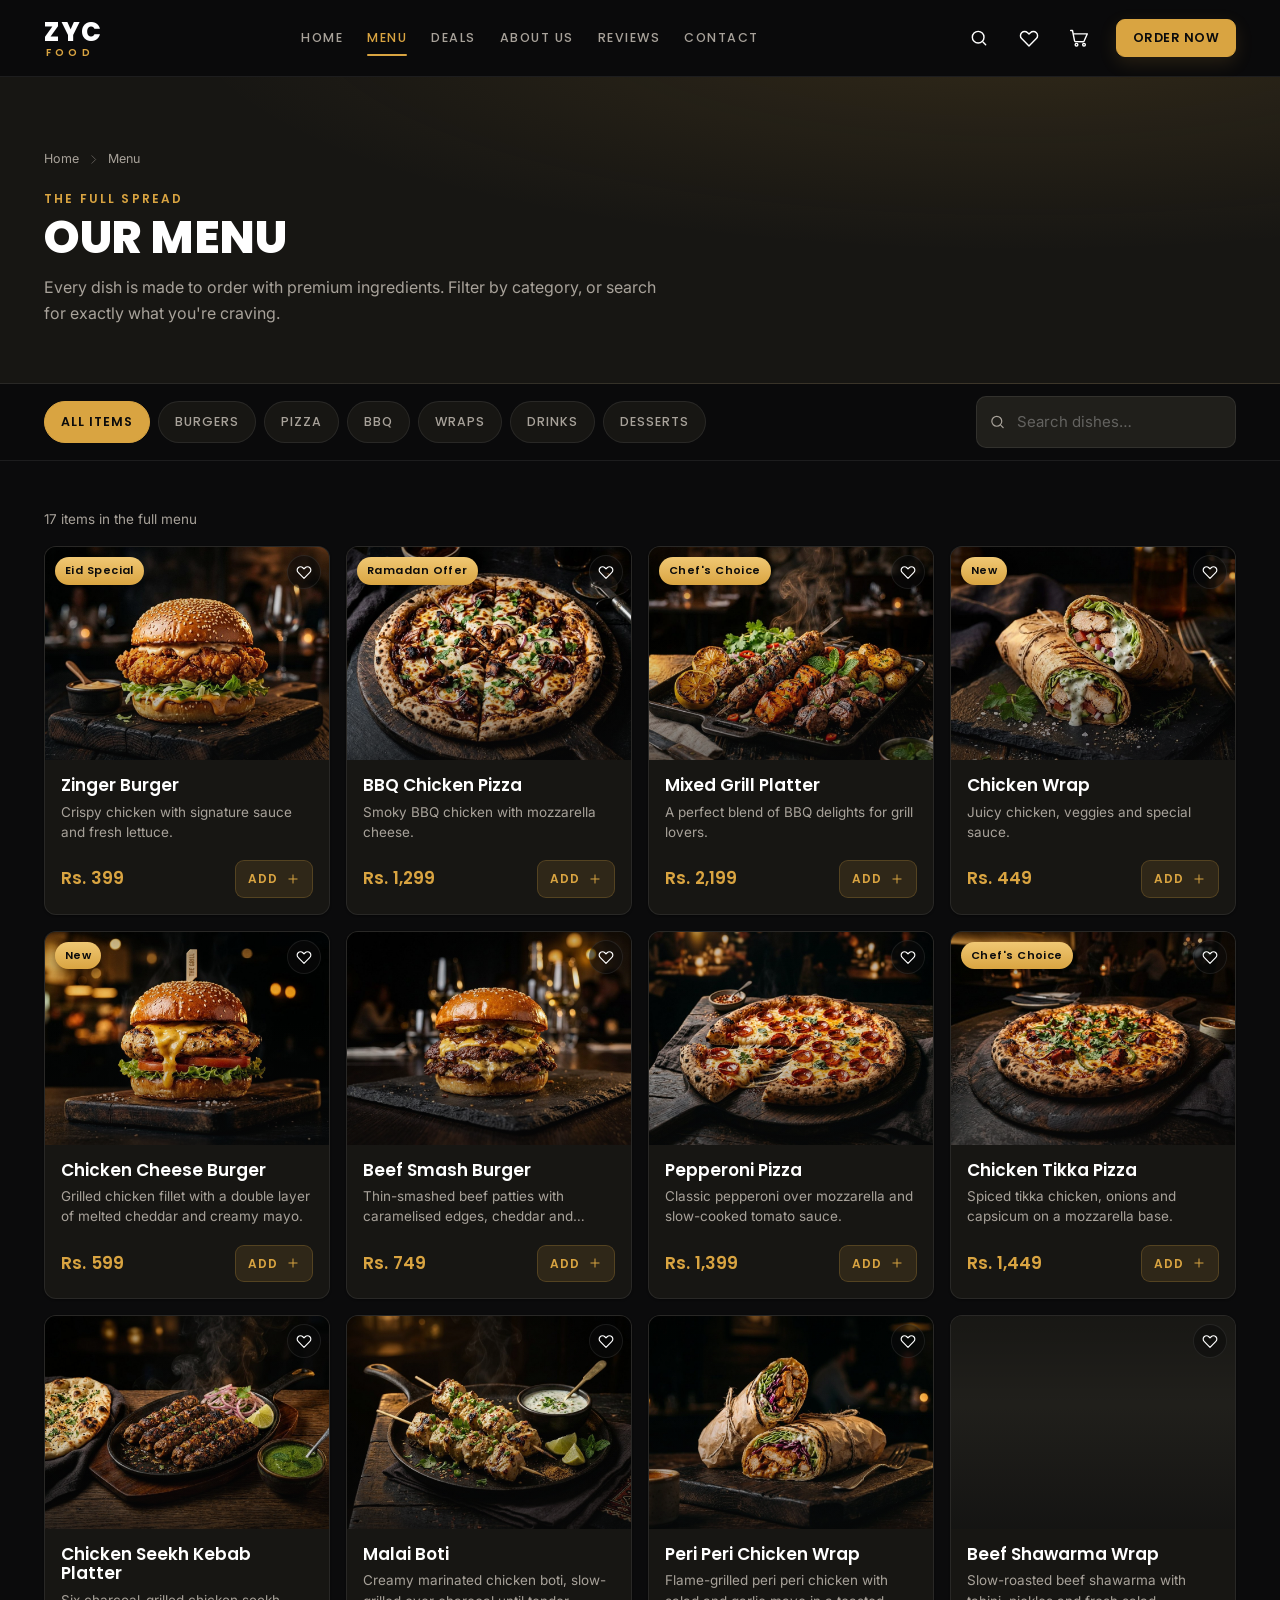
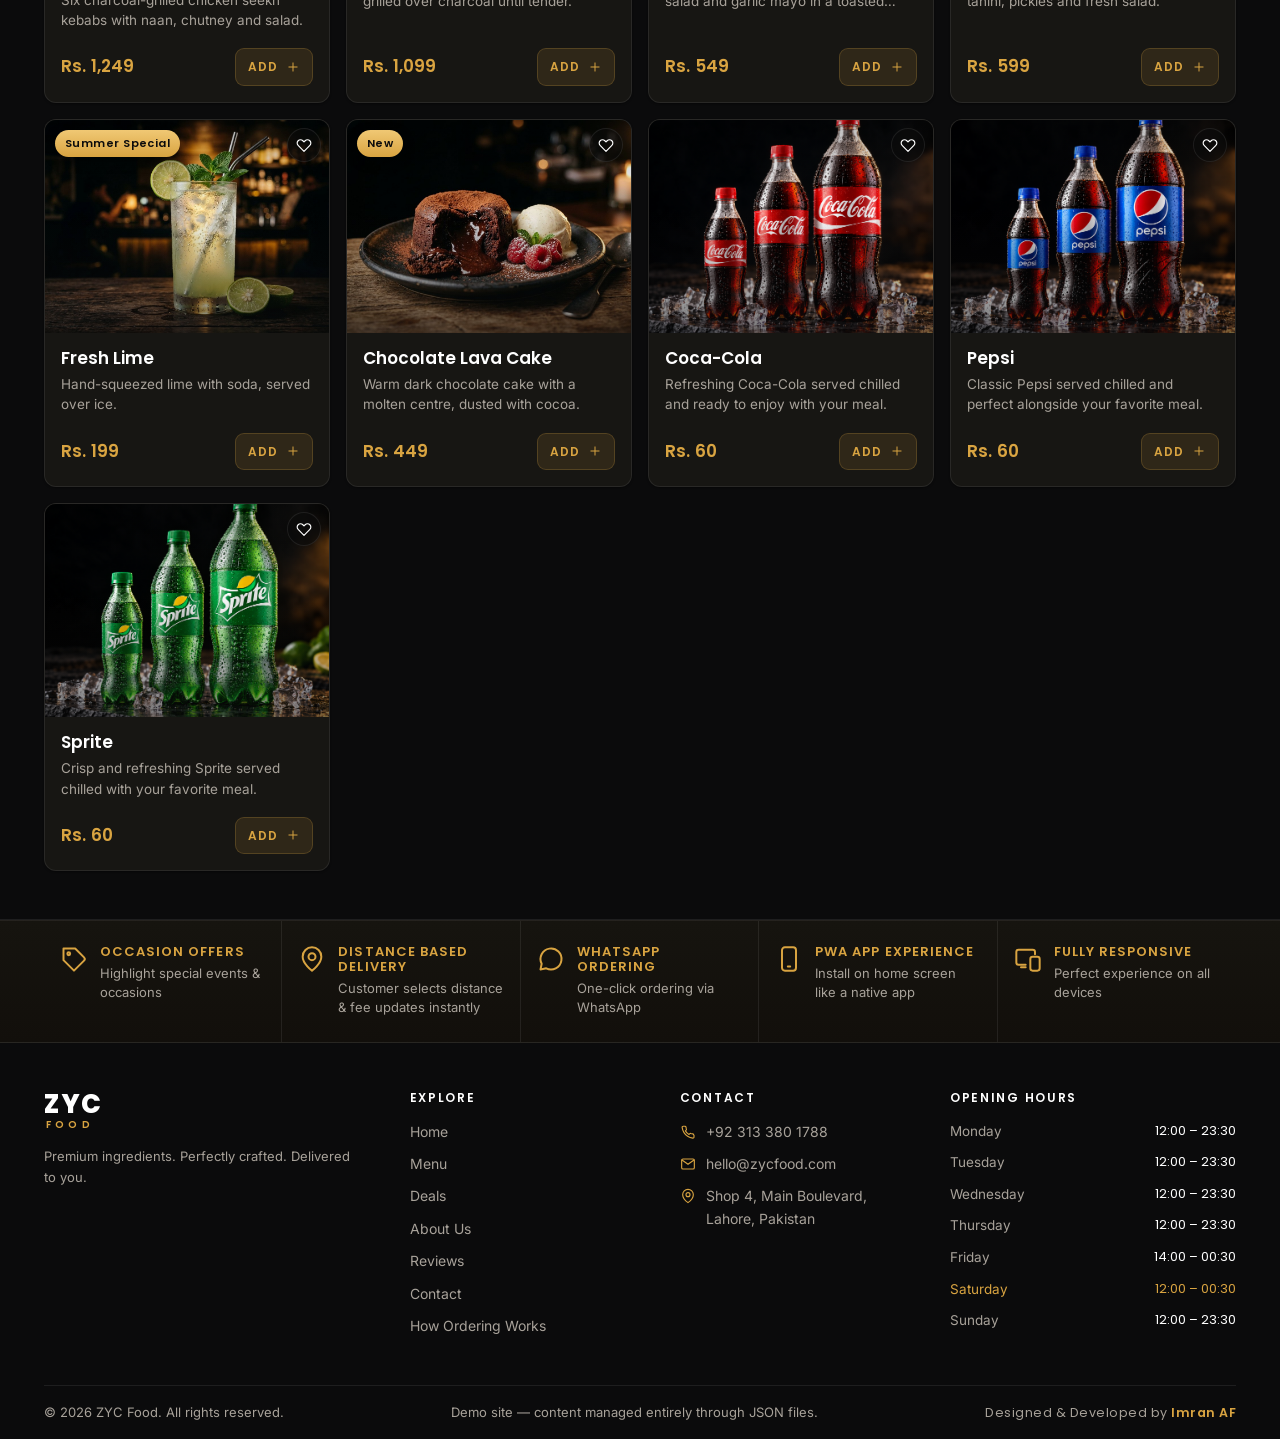
<file: menu.html>
<!DOCTYPE html>
<html lang="en">
<head>
<meta charset="utf-8">
<meta name="viewport" content="width=device-width, initial-scale=1, viewport-fit=cover">
<title>Menu — Burgers, Pizza, BBQ &amp; Wraps | ZYC Food</title>
<meta name="description" content="Browse the full ZYC Food menu: signature burgers, wood-fired pizza, charcoal BBQ platters, wraps, drinks and desserts. Order for delivery or pickup.">
<link rel="canonical" href="https://zycfood.com/menu.html">
<meta name="theme-color" content="#0B0B0C">

<meta property="og:type" content="website">
<meta property="og:site_name" content="ZYC Food">
<meta property="og:title" content="Menu — Burgers, Pizza, BBQ &amp; Wraps | ZYC Food">
<meta property="og:description" content="Browse the full ZYC Food menu: signature burgers, wood-fired pizza, charcoal BBQ platters, wraps, drinks and desserts. Order for delivery or pickup.">
<meta property="og:url" content="https://zycfood.com/menu.html">
<meta property="og:image" content="https://zycfood.com/images/branding/og-cover.jpg">
<meta name="twitter:card" content="summary_large_image">
<meta name="twitter:title" content="Menu — Burgers, Pizza, BBQ &amp; Wraps | ZYC Food">
<meta name="twitter:description" content="Browse the full ZYC Food menu: signature burgers, wood-fired pizza, charcoal BBQ platters, wraps, drinks and desserts. Order for delivery or pickup.">
<meta name="twitter:image" content="https://zycfood.com/images/branding/og-cover.jpg">

<link rel="manifest" href="manifest.json">
<link rel="icon" href="images/branding/favicon.svg" type="image/svg+xml">
<link rel="apple-touch-icon" href="images/branding/icon-192.png">

<link rel="preconnect" href="https://fonts.googleapis.com">
<link rel="preconnect" href="https://fonts.gstatic.com" crossorigin>
<link rel="stylesheet" href="https://fonts.googleapis.com/css2?family=Inter:wght@400;500;600&family=Poppins:wght@500;600;700;800&display=swap">

<link rel="stylesheet" href="css/base.css">
<link rel="stylesheet" href="css/components.css">
<link rel="stylesheet" href="css/pages.css">
</head>
<body data-page="menu">
<a class="skip-link" href="#main">Skip to content</a>
<header id="site-header"></header>
<main id="main">

  <section class="page-hero">
    <div class="container">
      <div id="menu-breadcrumbs"></div>
      <span class="eyebrow">The full spread</span>
      <h1>Our Menu</h1>
      <p>Every dish is made to order with premium ingredients. Filter by category, or search for exactly what you're craving.</p>
    </div>
  </section>

  <div class="menu-toolbar">
    <div class="container menu-toolbar__inner">
      <div class="category-tabs" id="category-tabs" role="tablist" aria-label="Menu categories"></div>
      <div class="menu-search">
        <label class="sr-only" for="menu-search-input">Search the menu</label>
        <svg viewBox="0 0 24 24" fill="none" stroke="currentColor" stroke-width="1.7" stroke-linecap="round" stroke-linejoin="round"><circle cx="11" cy="11" r="7"/><path d="m20 20-3.2-3.2"/></svg>
        <input class="input" id="menu-search-input" type="search" placeholder="Search dishes…" autocomplete="off">
      </div>
    </div>
  </div>

  <section class="section section--tight" aria-label="Menu items">
    <div class="container">
      <p class="menu-count" id="menu-count" aria-live="polite"></p>
      <div class="products-grid" id="menu-grid"></div>
      <div id="menu-empty"></div>
    </div>
  </section>
</main>
<nav id="bottom-nav"></nav>
<footer id="site-footer"></footer>
<script type="module" src="js/app.js"></script>
</body>
</html>
</file>
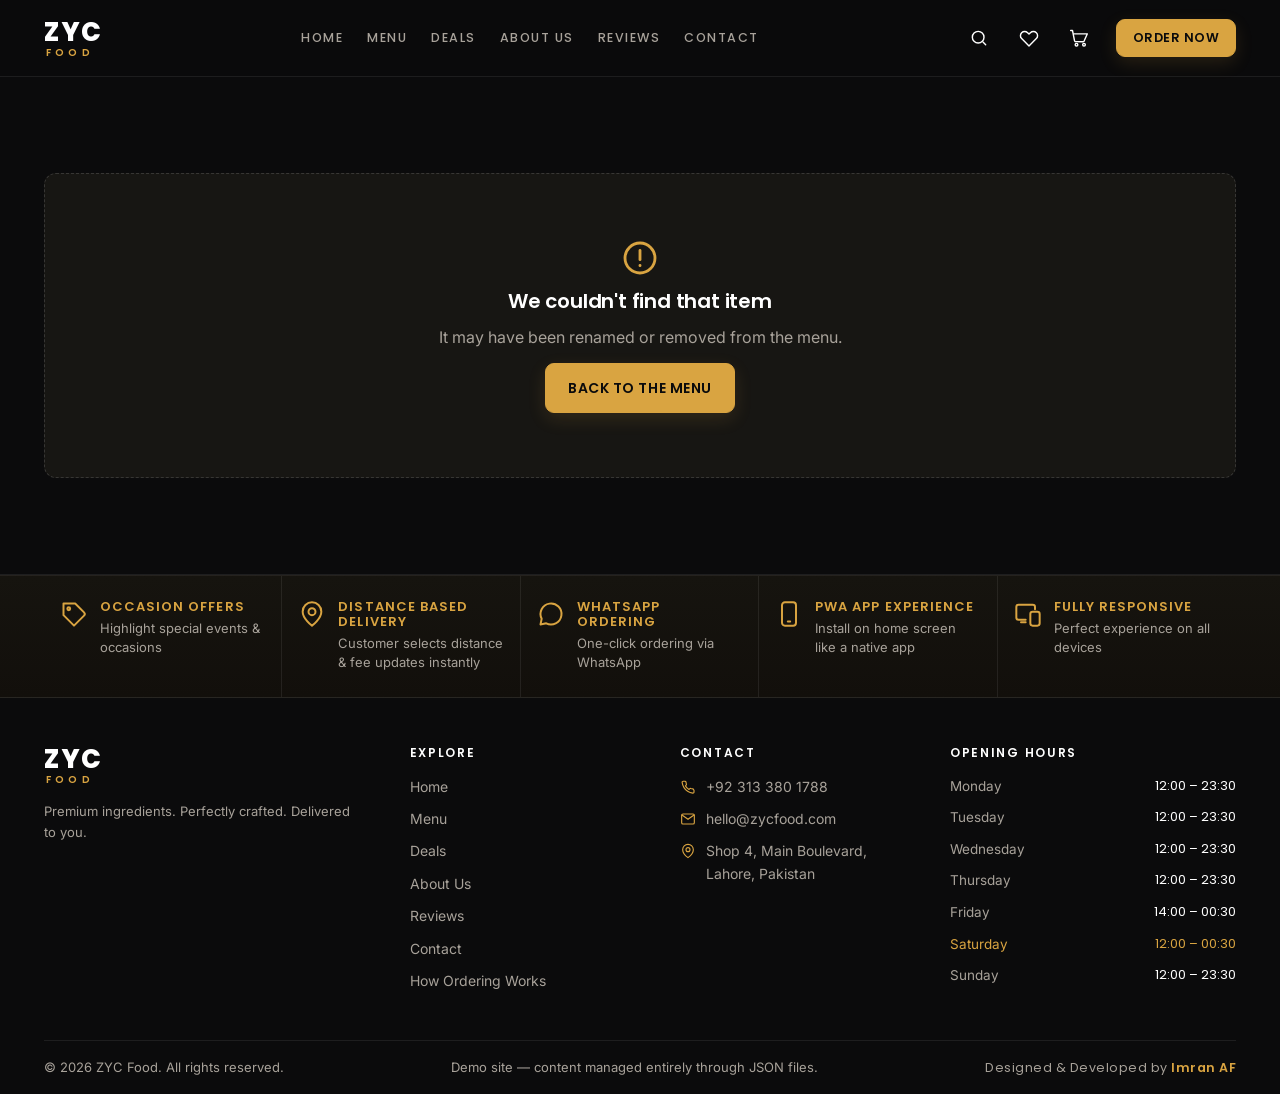
<file: product.html>
<!DOCTYPE html>
<html lang="en">
<head>
<meta charset="utf-8">
<meta name="viewport" content="width=device-width, initial-scale=1, viewport-fit=cover">
<title>Menu Item — ZYC Food</title>
<meta name="description" content="Choose your size, customise the spice level, add extras and see the price update live before adding to your cart.">
<link rel="canonical" href="https://zycfood.com/product.html">
<meta name="theme-color" content="#0B0B0C">

<meta property="og:type" content="product">
<meta property="og:site_name" content="ZYC Food">
<meta property="og:title" content="Menu Item — ZYC Food">
<meta property="og:description" content="Choose your size, customise the spice level, add extras and see the price update live before adding to your cart.">
<meta property="og:url" content="https://zycfood.com/product.html">
<meta property="og:image" content="https://zycfood.com/images/branding/og-cover.jpg">
<meta name="twitter:card" content="summary_large_image">
<meta name="twitter:title" content="Menu Item — ZYC Food">
<meta name="twitter:description" content="Choose your size, customise the spice level, add extras and see the price update live before adding to your cart.">
<meta name="twitter:image" content="https://zycfood.com/images/branding/og-cover.jpg">

<link rel="manifest" href="manifest.json">
<link rel="icon" href="images/branding/favicon.svg" type="image/svg+xml">
<link rel="apple-touch-icon" href="images/branding/icon-192.png">

<link rel="preconnect" href="https://fonts.googleapis.com">
<link rel="preconnect" href="https://fonts.gstatic.com" crossorigin>
<link rel="stylesheet" href="https://fonts.googleapis.com/css2?family=Inter:wght@400;500;600&family=Poppins:wght@500;600;700;800&display=swap">

<link rel="stylesheet" href="css/base.css">
<link rel="stylesheet" href="css/components.css">
<link rel="stylesheet" href="css/pages.css">
</head>
<body data-page="product">
<a class="skip-link" href="#main">Skip to content</a>
<header id="site-header"></header>
<main id="main">

  <section class="section section--tight">
    <div class="container" id="product-root">
      <div class="product-layout">
        <div class="skeleton" style="aspect-ratio:4/3"></div>
        <div>
          <div class="skeleton skeleton-line" style="width:60%;height:34px"></div>
          <div class="skeleton skeleton-line" style="width:90%"></div>
          <div class="skeleton skeleton-line" style="width:40%"></div>
          <div class="skeleton skeleton-line" style="height:120px;margin-top:24px"></div>
        </div>
      </div>
    </div>
  </section>
</main>
<nav id="bottom-nav"></nav>
<footer id="site-footer"></footer>
<script type="module" src="js/app.js"></script>
</body>
</html>
</file>
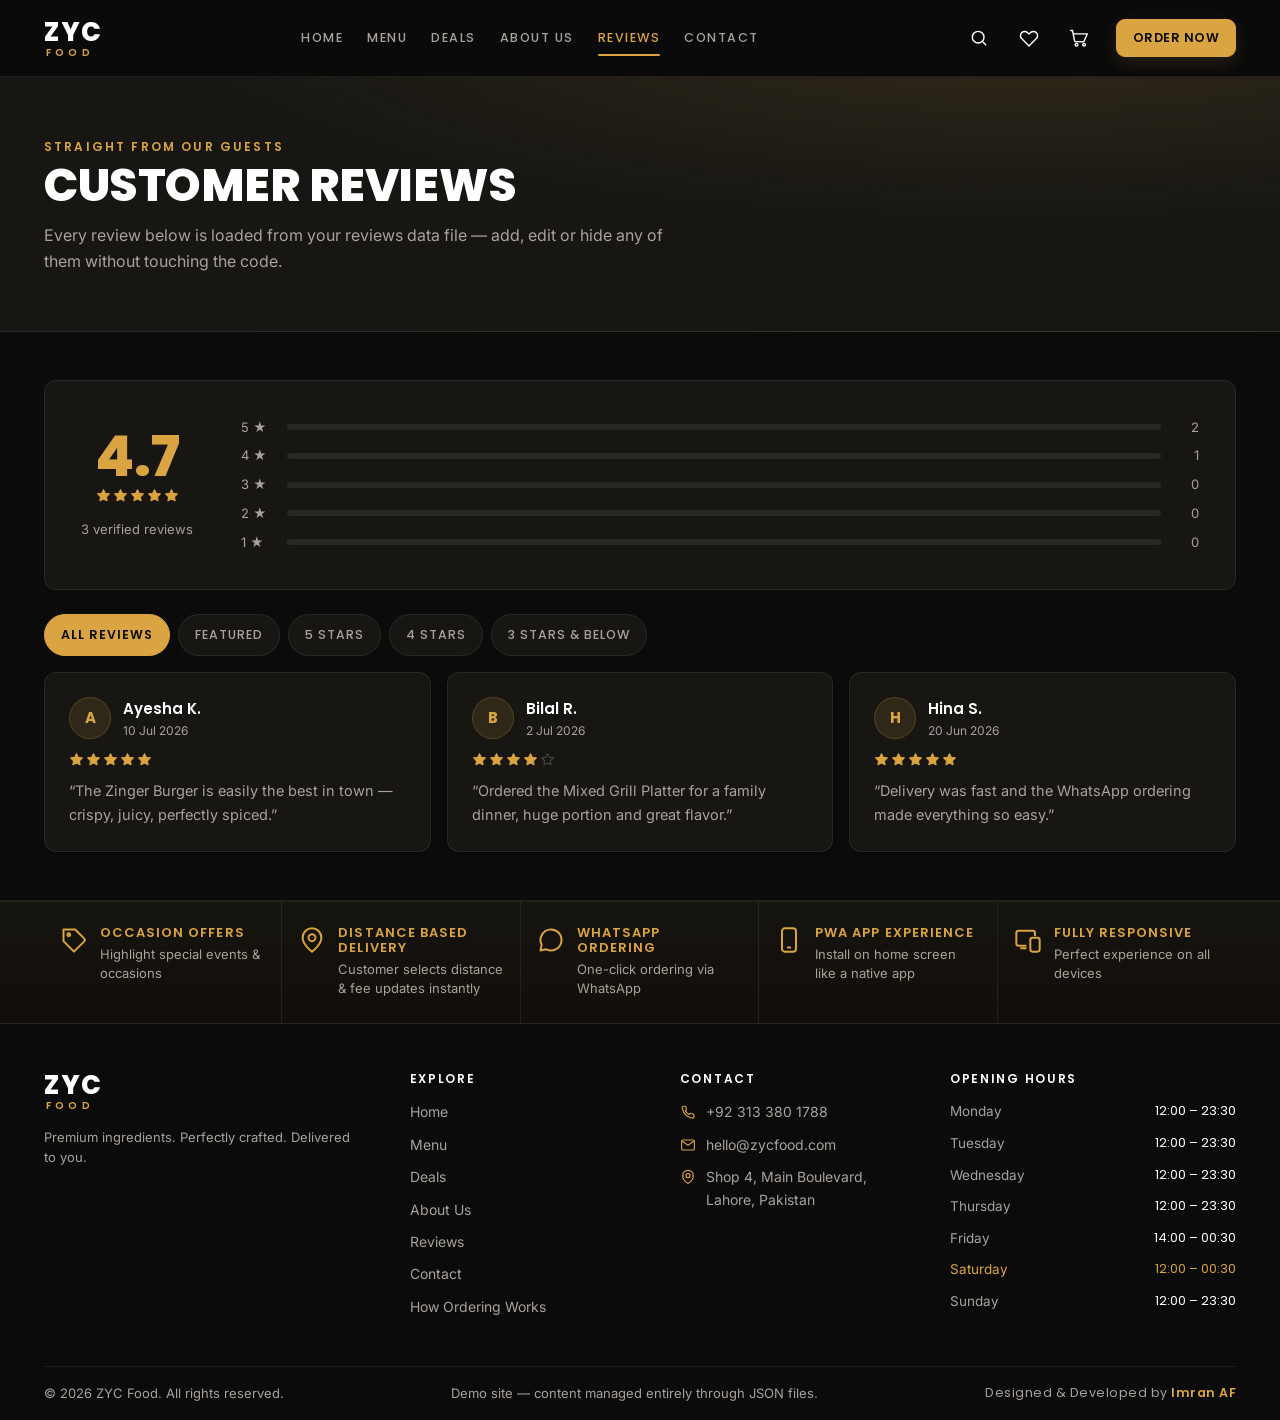
<file: reviews.html>
<!DOCTYPE html>
<html lang="en">
<head>
<meta charset="utf-8">
<meta name="viewport" content="width=device-width, initial-scale=1, viewport-fit=cover">
<title>Customer Reviews — ZYC Food</title>
<meta name="description" content="Read verified guest reviews of ZYC Food: burgers, BBQ platters, delivery speed and WhatsApp ordering, rated by real customers.">
<link rel="canonical" href="https://zycfood.com/reviews.html">
<meta name="theme-color" content="#0B0B0C">

<meta property="og:type" content="website">
<meta property="og:site_name" content="ZYC Food">
<meta property="og:title" content="Customer Reviews — ZYC Food">
<meta property="og:description" content="Read verified guest reviews of ZYC Food: burgers, BBQ platters, delivery speed and WhatsApp ordering, rated by real customers.">
<meta property="og:url" content="https://zycfood.com/reviews.html">
<meta property="og:image" content="https://zycfood.com/images/branding/og-cover.jpg">
<meta name="twitter:card" content="summary_large_image">
<meta name="twitter:title" content="Customer Reviews — ZYC Food">
<meta name="twitter:description" content="Read verified guest reviews of ZYC Food: burgers, BBQ platters, delivery speed and WhatsApp ordering, rated by real customers.">
<meta name="twitter:image" content="https://zycfood.com/images/branding/og-cover.jpg">

<link rel="manifest" href="manifest.json">
<link rel="icon" href="images/branding/favicon.svg" type="image/svg+xml">
<link rel="apple-touch-icon" href="images/branding/icon-192.png">

<link rel="preconnect" href="https://fonts.googleapis.com">
<link rel="preconnect" href="https://fonts.gstatic.com" crossorigin>
<link rel="stylesheet" href="https://fonts.googleapis.com/css2?family=Inter:wght@400;500;600&family=Poppins:wght@500;600;700;800&display=swap">

<link rel="stylesheet" href="css/base.css">
<link rel="stylesheet" href="css/components.css">
<link rel="stylesheet" href="css/pages.css">
</head>
<body data-page="reviews">
<a class="skip-link" href="#main">Skip to content</a>
<header id="site-header"></header>
<main id="main">

  <section class="page-hero">
    <div class="container">
      <span class="eyebrow">Straight from our guests</span>
      <h1>Customer Reviews</h1>
      <p>Every review below is loaded from your reviews data file — add, edit or hide any of them without touching the code.</p>
    </div>
  </section>

  <section class="section section--tight">
    <div class="container">
      <div class="reviews-summary reveal" id="reviews-summary"></div>
      <div class="filter-row mt-5" id="reviews-filter" role="tablist" aria-label="Filter reviews by rating"></div>
      <div class="reviews-grid mt-4" id="reviews-list"></div>
    </div>
  </section>
</main>
<nav id="bottom-nav"></nav>
<footer id="site-footer"></footer>
<script type="module" src="js/app.js"></script>
</body>
</html>
</file>
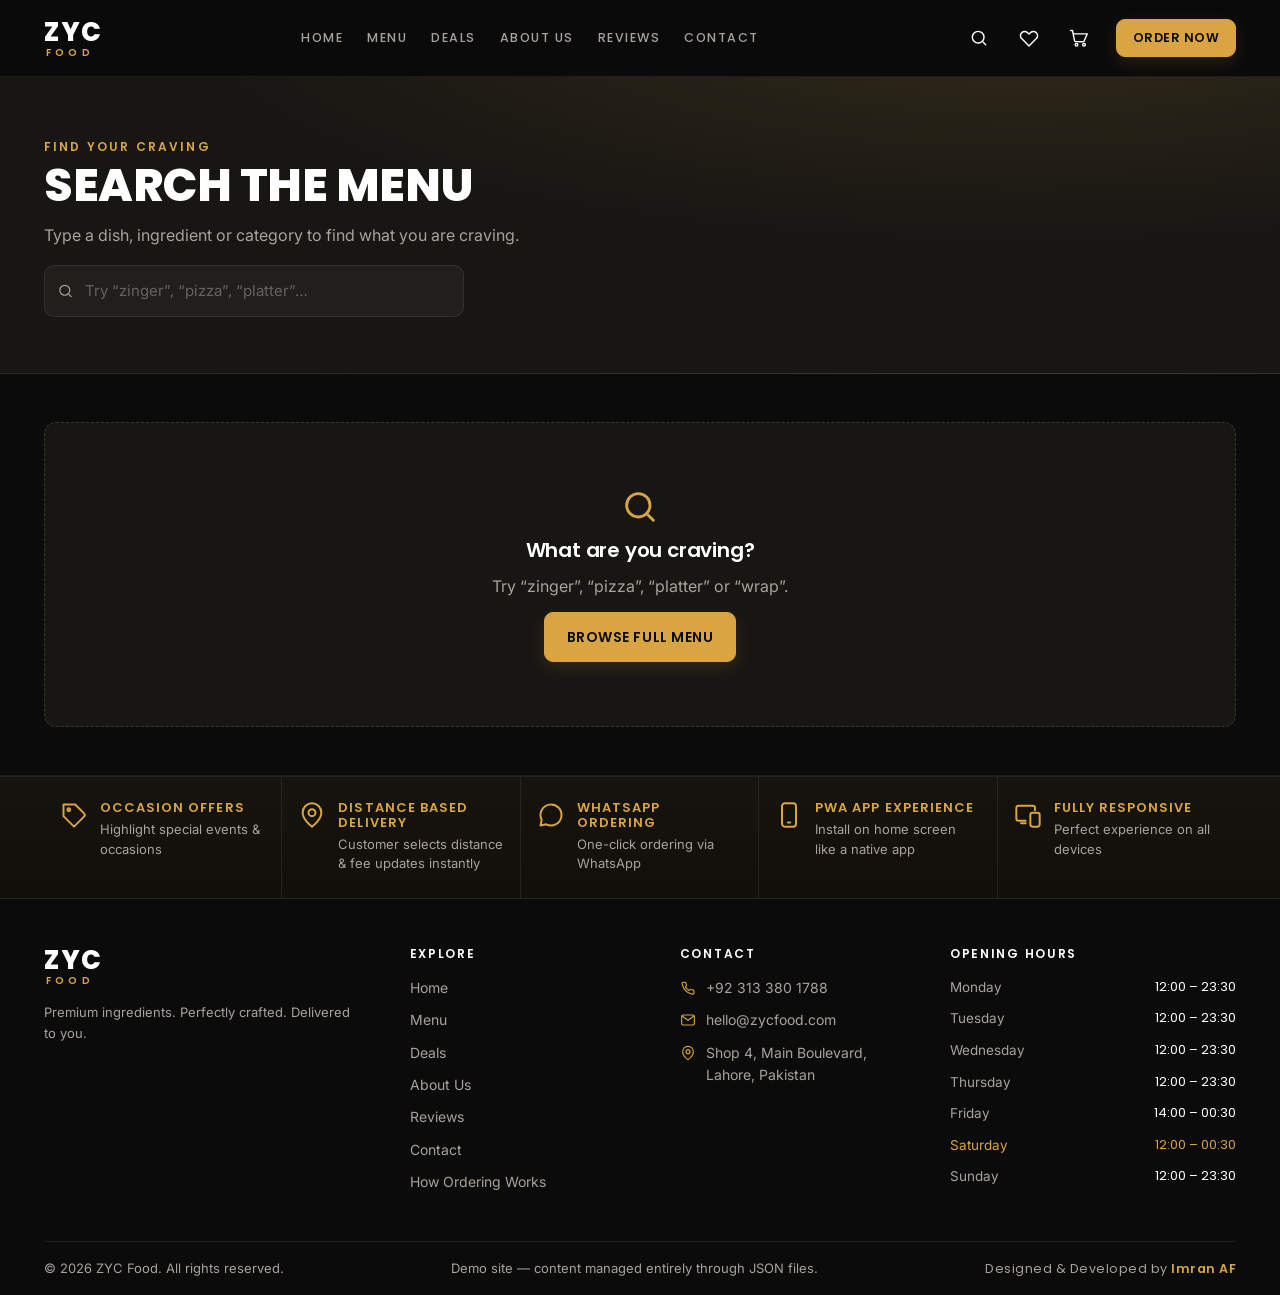
<file: search.html>
<!DOCTYPE html>
<html lang="en">
<head>
<meta charset="utf-8">
<meta name="viewport" content="width=device-width, initial-scale=1, viewport-fit=cover">
<title>Search the Menu — ZYC Food</title>
<meta name="description" content="Search the ZYC Food menu for burgers, pizza, BBQ platters, wraps, drinks and desserts.">
<link rel="canonical" href="https://zycfood.com/search.html">
<meta name="theme-color" content="#0B0B0C">
<meta name="robots" content="noindex,follow">
<meta property="og:type" content="website">
<meta property="og:site_name" content="ZYC Food">
<meta property="og:title" content="Search the Menu — ZYC Food">
<meta property="og:description" content="Search the ZYC Food menu for burgers, pizza, BBQ platters, wraps, drinks and desserts.">
<meta property="og:url" content="https://zycfood.com/search.html">
<meta property="og:image" content="https://zycfood.com/images/branding/og-cover.jpg">
<meta name="twitter:card" content="summary_large_image">
<meta name="twitter:title" content="Search the Menu — ZYC Food">
<meta name="twitter:description" content="Search the ZYC Food menu for burgers, pizza, BBQ platters, wraps, drinks and desserts.">
<meta name="twitter:image" content="https://zycfood.com/images/branding/og-cover.jpg">

<link rel="manifest" href="manifest.json">
<link rel="icon" href="images/branding/favicon.svg" type="image/svg+xml">
<link rel="apple-touch-icon" href="images/branding/icon-192.png">

<link rel="preconnect" href="https://fonts.googleapis.com">
<link rel="preconnect" href="https://fonts.gstatic.com" crossorigin>
<link rel="stylesheet" href="https://fonts.googleapis.com/css2?family=Inter:wght@400;500;600&family=Poppins:wght@500;600;700;800&display=swap">

<link rel="stylesheet" href="css/base.css">
<link rel="stylesheet" href="css/components.css">
<link rel="stylesheet" href="css/pages.css">
</head>
<body data-page="search">
<a class="skip-link" href="#main">Skip to content</a>
<header id="site-header"></header>
<main id="main">

  <section class="page-hero">
    <div class="container">
      <span class="eyebrow">Find your craving</span>
      <h1 id="search-heading">Search the menu</h1>
      <p id="search-meta"></p>
      <form class="menu-search mt-4" id="search-page-form" role="search" action="search.html" method="get" style="max-width:420px;width:100%">
        <label class="sr-only" for="search-page-input">Search the menu</label>
        <svg viewBox="0 0 24 24" fill="none" stroke="currentColor" stroke-width="1.7" stroke-linecap="round" stroke-linejoin="round"><circle cx="11" cy="11" r="7"/><path d="m20 20-3.2-3.2"/></svg>
        <input class="input" id="search-page-input" name="q" type="search" placeholder="Try “zinger”, “pizza”, “platter”…" autocomplete="off">
      </form>
    </div>
  </section>

  <section class="section section--tight">
    <div class="container" id="search-results"></div>
  </section>
</main>
<nav id="bottom-nav"></nav>
<footer id="site-footer"></footer>
<script type="module" src="js/app.js"></script>
</body>
</html>
</file>
<file: css/base.css>
/* =========================================================
   ZYC Food — base.css
   Design tokens, resets, typography, layout primitives
   ========================================================= */

:root {
  /* Backgrounds */
  --color-bg: #0B0B0C;
  --color-surface: #171613;
  --color-surface-2: #201F1B;
  --color-border: rgba(255, 255, 255, 0.08);
  --color-border-strong: rgba(255, 255, 255, 0.14);

  /* Gold accent */
  --color-gold: #D9A441;
  --color-gold-light: #F0C874;
  --color-gold-dark: #A87C1E;
  --color-gold-soft: rgba(217, 164, 65, 0.12);
  --color-gold-soft-2: rgba(217, 164, 65, 0.22);

  /* Text */
  --color-text-primary: #FFFFFF;
  --color-text-secondary: #A8A29A;
  --color-text-inverse: #0B0B0C;

  /* Status */
  --color-success: #3FAE58;
  --color-warning: #E0A526;
  --color-error: #E1544D;

  /* Typography */
  --font-display: "Poppins", "Segoe UI", "Helvetica Neue", Arial, sans-serif;
  --font-body: "Inter", "Segoe UI", "Helvetica Neue", Arial, sans-serif;

  /* Spacing (8pt) */
  --sp-1: 4px;
  --sp-2: 8px;
  --sp-3: 12px;
  --sp-4: 16px;
  --sp-5: 24px;
  --sp-6: 32px;
  --sp-7: 48px;
  --sp-8: 64px;
  --sp-9: 96px;

  /* Radii */
  --radius-card: 12px;
  --radius-input: 10px;
  --radius-btn: 9px;
  --radius-pill: 999px;

  /* Elevation */
  --shadow-sm: 0 1px 2px rgba(0, 0, 0, 0.4);
  --shadow-md: 0 8px 24px rgba(0, 0, 0, 0.45);
  --shadow-lg: 0 18px 44px rgba(0, 0, 0, 0.55);

  /* Layout */
  --container: 1240px;
  --header-h: 76px;
  --bottomnav-h: 64px;

  /* Motion */
  --ease: cubic-bezier(0.22, 0.61, 0.36, 1);
  --dur-fast: 140ms;
  --dur: 240ms;
  --dur-slow: 520ms;
}

/* ---------- Reset ---------- */
*,
*::before,
*::after { box-sizing: border-box; }

html {
  -webkit-text-size-adjust: 100%;
  scroll-behavior: smooth;
}

body {
  margin: 0;
  background-color: var(--color-bg);
  color: var(--color-text-primary);
  font-family: var(--font-body);
  font-size: 16px;
  line-height: 1.6;
  font-weight: 400;
  -webkit-font-smoothing: antialiased;
  -moz-osx-font-smoothing: grayscale;
  overflow-x: hidden;
}

img,
picture,
svg,
video {
  display: block;
  max-width: 100%;
}

button,
input,
select,
textarea {
  font: inherit;
  color: inherit;
}

button { background: none; border: none; cursor: pointer; }

a {
  color: inherit;
  text-decoration: none;
}

ul, ol { list-style: none; margin: 0; padding: 0; }

h1, h2, h3, h4, h5 {
  font-family: var(--font-display);
  font-weight: 700;
  line-height: 1.15;
  margin: 0;
  letter-spacing: -0.01em;
}

p { margin: 0; }

hr {
  border: 0;
  border-top: 1px solid var(--color-border);
  margin: var(--sp-5) 0;
}

/* ---------- Focus ---------- */
:focus { outline: none; }
:focus-visible {
  outline: 2px solid var(--color-gold);
  outline-offset: 3px;
  border-radius: 4px;
}

/* ---------- Selection ---------- */
::selection {
  background: var(--color-gold);
  color: var(--color-text-inverse);
}

/* ---------- Scrollbar ---------- */
* {
  scrollbar-width: thin;
  scrollbar-color: rgba(255, 255, 255, 0.16) transparent;
}
*::-webkit-scrollbar { width: 8px; height: 8px; }
*::-webkit-scrollbar-thumb {
  background: rgba(255, 255, 255, 0.14);
  border-radius: var(--radius-pill);
}
*::-webkit-scrollbar-track { background: transparent; }

/* ---------- Typography scale ---------- */
.h1,
h1 { font-size: clamp(32px, 6vw, 60px); font-weight: 800; }
.h2,
h2 { font-size: clamp(24px, 3.4vw, 38px); font-weight: 700; }
.h3,
h3 { font-size: clamp(18px, 2vw, 22px); font-weight: 600; }
h4 { font-size: 18px; font-weight: 600; }

.eyebrow {
  font-family: var(--font-display);
  font-size: 12px;
  font-weight: 600;
  letter-spacing: 0.18em;
  text-transform: uppercase;
  color: var(--color-gold);
}

.section-title {
  font-family: var(--font-display);
  font-size: clamp(22px, 3vw, 34px);
  font-weight: 700;
  text-transform: uppercase;
  letter-spacing: 0.01em;
}

.muted { color: var(--color-text-secondary); }
.small { font-size: 13px; }
.tiny { font-size: 12px; }

.price {
  font-family: var(--font-display);
  color: var(--color-gold);
  font-weight: 600;
  letter-spacing: 0.01em;
}
.price-strike {
  color: var(--color-text-secondary);
  text-decoration: line-through;
  font-weight: 500;
  font-family: var(--font-display);
}

.accent { color: var(--color-gold); }

/* ---------- Layout primitives ---------- */
.container {
  width: 100%;
  max-width: var(--container);
  margin-inline: auto;
  padding-inline: var(--sp-5);
}

.section {
  padding-block: clamp(40px, 6vw, 80px);
}
.section--tight { padding-block: clamp(28px, 4vw, 48px); }

.section-head {
  display: flex;
  align-items: flex-end;
  justify-content: space-between;
  gap: var(--sp-4);
  margin-bottom: var(--sp-5);
}

.section-head p { margin-top: var(--sp-2); }

.link-more {
  font-family: var(--font-display);
  font-size: 13px;
  font-weight: 500;
  color: var(--color-text-secondary);
  display: inline-flex;
  align-items: center;
  gap: var(--sp-2);
  white-space: nowrap;
  transition: color var(--dur) var(--ease);
}
.link-more:hover { color: var(--color-gold); }
.link-more svg { width: 15px; height: 15px; }

.grid { display: grid; gap: var(--sp-4); }
.stack { display: flex; flex-direction: column; }
.row { display: flex; align-items: center; }
.gap-2 { gap: var(--sp-2); }
.gap-3 { gap: var(--sp-3); }
.gap-4 { gap: var(--sp-4); }
.mt-2 { margin-top: var(--sp-2); }
.mt-4 { margin-top: var(--sp-4); }
.mt-5 { margin-top: var(--sp-5); }
.mt-6 { margin-top: var(--sp-6); }
.text-center { text-align: center; }

.divider {
  height: 1px;
  background: var(--color-border);
  width: 100%;
}

/* ---------- Accessibility helpers ---------- */
.sr-only {
  position: absolute;
  width: 1px;
  height: 1px;
  padding: 0;
  margin: -1px;
  overflow: hidden;
  clip: rect(0 0 0 0);
  white-space: nowrap;
  border: 0;
}

.skip-link {
  position: absolute;
  left: var(--sp-4);
  top: -100px;
  z-index: 999;
  background: var(--color-gold);
  color: var(--color-text-inverse);
  font-family: var(--font-display);
  font-weight: 600;
  padding: var(--sp-3) var(--sp-4);
  border-radius: var(--radius-btn);
  transition: top var(--dur) var(--ease);
}
.skip-link:focus { top: var(--sp-4); }

/* ---------- Page shell ---------- */
main { min-height: 50vh; }

body {
  padding-bottom: 0;
}

@media (max-width: 860px) {
  body[data-bottomnav="true"] { padding-bottom: calc(var(--bottomnav-h) + env(safe-area-inset-bottom, 0px)); }
}

/* ---------- Motion preferences ---------- */
@media (prefers-reduced-motion: reduce) {
  *,
  *::before,
  *::after {
    animation-duration: 0.001ms !important;
    animation-iteration-count: 1 !important;
    transition-duration: 0.001ms !important;
    scroll-behavior: auto !important;
  }
}
</file>
<file: css/components.css>
/* =========================================================
   ZYC Food — components.css
   Buttons, cards, badges, forms, header, nav, footer,
   modals, toasts, skeletons, carousel
   ========================================================= */

/* ================= Buttons ================= */
.btn {
  --btn-bg: transparent;
  --btn-fg: var(--color-text-primary);
  --btn-bd: transparent;
  display: inline-flex;
  align-items: center;
  justify-content: center;
  gap: var(--sp-2);
  font-family: var(--font-display);
  font-size: 14px;
  font-weight: 600;
  letter-spacing: 0.04em;
  text-transform: uppercase;
  padding: 13px 22px;
  min-height: 46px;
  border-radius: var(--radius-btn);
  background: var(--btn-bg);
  color: var(--btn-fg);
  border: 1px solid var(--btn-bd);
  cursor: pointer;
  transition: background var(--dur) var(--ease), color var(--dur) var(--ease),
    border-color var(--dur) var(--ease), transform var(--dur-fast) var(--ease),
    box-shadow var(--dur) var(--ease);
  white-space: nowrap;
}
.btn svg { width: 17px; height: 17px; flex: none; }
.btn:active { transform: translateY(1px); }

.btn--primary {
  --btn-bg: var(--color-gold);
  --btn-fg: var(--color-text-inverse);
  --btn-bd: var(--color-gold);
  box-shadow: 0 6px 18px rgba(217, 164, 65, 0.14);
}
.btn--primary:hover {
  --btn-bg: var(--color-gold-light);
  --btn-bd: var(--color-gold-light);
}
.btn--primary:active { --btn-bg: var(--color-gold-dark); --btn-bd: var(--color-gold-dark); }

.btn--outline {
  --btn-bd: rgba(255, 255, 255, 0.55);
  --btn-fg: var(--color-text-primary);
}
.btn--outline:hover {
  --btn-bd: var(--color-gold);
  --btn-fg: var(--color-gold);
}

.btn--ghost {
  --btn-bd: var(--color-border);
  --btn-fg: var(--color-text-secondary);
  background: var(--color-surface-2);
}
.btn--ghost:hover { --btn-fg: var(--color-text-primary); --btn-bd: var(--color-border-strong); }

.btn--whatsapp {
  --btn-bg: #0E7A3C;
  --btn-fg: #FFFFFF;
  --btn-bd: #159A4C;
}
.btn--whatsapp:hover { --btn-bg: #12904A; --btn-bd: #1BB35C; }
.btn--whatsapp:active { --btn-bg: #0A6231; }

.btn--sm { min-height: 38px; padding: 8px 16px; font-size: 12.5px; }
.btn--lg { min-height: 54px; padding: 16px 30px; font-size: 15px; }
.btn--block { width: 100%; }

.btn[disabled] {
  opacity: 0.45;
  pointer-events: none;
}

/* aria-disabled links stay clickable on purpose: the click handler explains
   what is still missing instead of the button silently doing nothing. */
.btn[aria-disabled="true"] {
  opacity: 0.55;
  cursor: not-allowed;
}

/* Small "ADD" button on product cards */
.btn-add {
  display: inline-flex;
  align-items: center;
  gap: var(--sp-2);
  font-family: var(--font-display);
  font-size: 12px;
  font-weight: 600;
  letter-spacing: 0.08em;
  text-transform: uppercase;
  color: var(--color-gold);
  border: 1px solid var(--color-gold-soft-2);
  background: var(--color-gold-soft);
  border-radius: var(--radius-btn);
  padding: 8px 12px;
  min-height: 36px;
  transition: all var(--dur) var(--ease);
}
.btn-add svg { width: 14px; height: 14px; }
.btn-add:hover {
  background: var(--color-gold);
  color: var(--color-text-inverse);
  border-color: var(--color-gold);
}
.btn-add:disabled { opacity: 0.4; cursor: not-allowed; }

/* Icon buttons */
.icon-btn {
  display: inline-grid;
  place-items: center;
  width: 42px;
  height: 42px;
  border-radius: var(--radius-btn);
  color: var(--color-text-primary);
  border: 1px solid transparent;
  transition: background var(--dur) var(--ease), color var(--dur) var(--ease),
    border-color var(--dur) var(--ease);
  position: relative;
  flex: none;
}
.icon-btn svg { width: 20px; height: 20px; }
.icon-btn:hover { color: var(--color-gold); background: rgba(255, 255, 255, 0.04); }
.icon-btn--bordered { border-color: var(--color-border); background: rgba(0, 0, 0, 0.35); }

.cart-badge {
  position: absolute;
  top: 1px;
  right: 0px;
  min-width: 18px;
  height: 18px;
  padding: 0 5px;
  border-radius: var(--radius-pill);
  background: var(--color-gold);
  color: var(--color-text-inverse);
  font-family: var(--font-display);
  font-size: 11px;
  font-weight: 700;
  line-height: 18px;
  text-align: center;
}
.cart-badge[hidden] { display: none; }
.cart-badge.is-bumping { animation: badge-bump 420ms var(--ease); }

@keyframes badge-bump {
  0% { transform: scale(1); }
  35% { transform: scale(1.45); }
  100% { transform: scale(1); }
}

/* ================= Badges ================= */
.badge {
  display: inline-flex;
  align-items: center;
  gap: 6px;
  font-family: var(--font-display);
  font-size: 11px;
  font-weight: 600;
  letter-spacing: 0.04em;
  padding: 5px 10px;
  border-radius: var(--radius-pill);
  background: var(--color-gold);
  color: var(--color-text-inverse);
  white-space: nowrap;
}
.badge--occasion {
  background: linear-gradient(180deg, var(--color-gold-light), var(--color-gold));
  box-shadow: 0 4px 12px rgba(0, 0, 0, 0.4);
}
.badge--outline {
  background: transparent;
  color: var(--color-gold);
  border: 1px solid var(--color-gold-soft-2);
}
.badge--muted {
  background: rgba(255, 255, 255, 0.08);
  color: var(--color-text-secondary);
}
.badge--saving {
  background: var(--color-success);
  color: #06210d;
}
.badge--soldout {
  background: rgba(0, 0, 0, 0.7);
  color: #fff;
  border: 1px solid var(--color-border-strong);
}

/* ================= Header ================= */
.site-header {
  position: sticky;
  top: 0;
  z-index: 60;
  background: rgba(11, 11, 12, 0.88);
  backdrop-filter: blur(14px);
  -webkit-backdrop-filter: blur(14px);
  border-bottom: 1px solid var(--color-border);
}
.site-header__inner {
  min-height: var(--header-h);
  display: flex;
  align-items: center;
  gap: var(--sp-5);
}

.brand {
  display: inline-flex;
  flex-direction: column;
  line-height: 1;
  flex: none;
}
.brand__top {
  font-family: var(--font-display);
  font-weight: 800;
  font-size: 26px;
  letter-spacing: 0.06em;
  color: var(--color-text-primary);
}
.brand__bottom {
  font-family: var(--font-display);
  font-weight: 600;
  font-size: 10px;
  letter-spacing: 0.42em;
  color: var(--color-gold);
  margin-top: 3px;
  padding-left: 2px;
}

.nav-desktop { display: flex; align-items: center; gap: var(--sp-5); margin-inline: auto; }
.nav-desktop a {
  font-family: var(--font-display);
  font-size: 12.5px;
  font-weight: 500;
  letter-spacing: 0.12em;
  text-transform: uppercase;
  color: var(--color-text-secondary);
  padding: 6px 0;
  position: relative;
  transition: color var(--dur) var(--ease);
}
.nav-desktop a:hover { color: var(--color-text-primary); }
.nav-desktop a::after {
  content: "";
  position: absolute;
  left: 50%;
  right: 50%;
  bottom: -2px;
  height: 2px;
  background: var(--color-gold);
  border-radius: 2px;
  transition: left var(--dur) var(--ease), right var(--dur) var(--ease);
}
.nav-desktop a:hover::after { left: 0; right: 0; }
.nav-desktop a[aria-current="page"] { color: var(--color-gold); }
.nav-desktop a[aria-current="page"]::after { left: 0; right: 0; }

.header-actions { display: flex; align-items: center; gap: var(--sp-2); flex: none; }
.header-actions .btn { margin-left: var(--sp-2); }

.header-mobile-only { display: none; }

@media (max-width: 1024px) {
  .nav-desktop { display: none; }
  .header-mobile-only { display: inline-grid; }
  .site-header__inner { min-height: 62px; gap: var(--sp-3); }
  .brand { margin-inline: auto; align-items: center; }
  .brand__top { font-size: 21px; }
  .header-actions .btn { display: none; }
}

/* Mobile drawer */
.drawer-backdrop {
  position: fixed;
  inset: 0;
  background: rgba(0, 0, 0, 0.65);
  opacity: 0;
  pointer-events: none;
  transition: opacity var(--dur) var(--ease);
  z-index: 90;
}
.drawer-backdrop.is-open { opacity: 1; pointer-events: auto; }

.drawer {
  position: fixed;
  top: 0;
  left: 0;
  bottom: 0;
  width: min(310px, 84vw);
  background: var(--color-surface);
  border-right: 1px solid var(--color-border);
  z-index: 95;
  transform: translateX(-102%);
  transition: transform var(--dur-slow) var(--ease);
  display: flex;
  flex-direction: column;
  padding: var(--sp-5);
  overflow-y: auto;
}
.drawer.is-open { transform: translateX(0); }
.drawer__head { display: flex; align-items: center; justify-content: space-between; margin-bottom: var(--sp-6); }
.drawer nav { display: flex; flex-direction: column; gap: 2px; }
.drawer nav a {
  font-family: var(--font-display);
  font-size: 14px;
  font-weight: 500;
  letter-spacing: 0.1em;
  text-transform: uppercase;
  color: var(--color-text-secondary);
  padding: 14px 12px;
  border-radius: var(--radius-input);
  transition: all var(--dur) var(--ease);
}
.drawer nav a:hover { background: rgba(255, 255, 255, 0.04); color: #fff; }
.drawer nav a[aria-current="page"] { color: var(--color-gold); background: var(--color-gold-soft); }
.drawer__foot { margin-top: auto; padding-top: var(--sp-6); }
.drawer__foot .btn { width: 100%; }
.drawer__contact { margin-top: var(--sp-4); font-size: 13px; color: var(--color-text-secondary); }

/* ================= Search overlay ================= */
.search-overlay {
  position: fixed;
  inset: 0;
  z-index: 100;
  background: rgba(11, 11, 12, 0.93);
  backdrop-filter: blur(8px);
  display: none;
  padding-top: 14vh;
}
.search-overlay.is-open { display: block; animation: fade-in var(--dur) var(--ease); }
.search-overlay__box { max-width: 680px; margin-inline: auto; padding-inline: var(--sp-5); }
.search-overlay__field {
  display: flex;
  align-items: center;
  gap: var(--sp-3);
  border-bottom: 1px solid var(--color-border-strong);
  padding-bottom: var(--sp-3);
}
.search-overlay__field svg { width: 22px; height: 22px; color: var(--color-gold); flex: none; }
.search-overlay__field input {
  flex: 1;
  background: none;
  border: none;
  font-family: var(--font-display);
  font-size: clamp(20px, 4vw, 30px);
  font-weight: 600;
  color: #fff;
}
.search-overlay__field input::placeholder { color: rgba(255, 255, 255, 0.28); }
.search-overlay__hint { margin-top: var(--sp-4); color: var(--color-text-secondary); font-size: 13px; }
.search-suggestions { margin-top: var(--sp-5); display: flex; flex-direction: column; gap: var(--sp-2); }
.search-suggestion {
  display: flex;
  align-items: center;
  gap: var(--sp-3);
  padding: var(--sp-2);
  border-radius: var(--radius-input);
  transition: background var(--dur) var(--ease);
}
.search-suggestion:hover { background: rgba(255, 255, 255, 0.05); }
.search-suggestion img { width: 46px; height: 46px; border-radius: 8px; object-fit: cover; }
.search-suggestion strong { font-family: var(--font-display); font-size: 14px; font-weight: 600; }

@keyframes fade-in { from { opacity: 0; } to { opacity: 1; } }

/* ================= Cards ================= */
.card {
  background: var(--color-surface);
  border: 1px solid var(--color-border);
  border-radius: var(--radius-card);
  overflow: hidden;
  box-shadow: var(--shadow-sm);
}

/* Product card */
.product-card {
  position: relative;
  display: flex;
  flex-direction: column;
  background: var(--color-surface);
  border: 1px solid var(--color-border);
  border-radius: var(--radius-card);
  overflow: hidden;
  box-shadow: var(--shadow-sm);
  transition: transform var(--dur) var(--ease), border-color var(--dur) var(--ease),
    box-shadow var(--dur) var(--ease);
}
.product-card:hover {
  transform: translateY(-4px);
  border-color: rgba(217, 164, 65, 0.32);
  box-shadow: var(--shadow-md);
}
.product-card__media {
  position: relative;
  aspect-ratio: 4 / 3;
  overflow: hidden;
  background: var(--color-surface-2);
}
.product-card__media img {
  width: 100%;
  height: 100%;
  object-fit: cover;
  transition: transform var(--dur-slow) var(--ease);
}
.product-card:hover .product-card__media img { transform: scale(1.06); }
.product-card__media::after {
  content: "";
  position: absolute;
  inset: 0;
  background: linear-gradient(180deg, rgba(0, 0, 0, 0.25) 0%, rgba(0, 0, 0, 0) 42%, rgba(11, 11, 12, 0.55) 100%);
  pointer-events: none;
}
.product-card__badge { position: absolute; top: 10px; left: 10px; z-index: 2; }
.product-card__fav {
  position: absolute;
  top: 8px;
  right: 8px;
  z-index: 2;
  width: 34px;
  height: 34px;
  display: grid;
  place-items: center;
  border-radius: var(--radius-pill);
  background: rgba(11, 11, 12, 0.55);
  border: 1px solid var(--color-border);
  color: #fff;
  transition: all var(--dur) var(--ease);
}
.product-card__fav svg { width: 16px; height: 16px; }
.product-card__fav:hover, .product-card__fav.is-active { color: var(--color-gold); border-color: var(--color-gold-soft-2); }
.product-card__fav.is-active svg { fill: var(--color-gold); }

.product-card__body {
  padding: var(--sp-4);
  display: flex;
  flex-direction: column;
  gap: 6px;
  flex: 1;
}
.product-card__title {
  font-family: var(--font-display);
  font-size: 17px;
  font-weight: 600;
  letter-spacing: 0;
}
.product-card__title a:hover { color: var(--color-gold); }
.product-card__desc {
  font-size: 13.5px;
  color: var(--color-text-secondary);
  line-height: 1.5;
  display: -webkit-box;
  -webkit-line-clamp: 2;
  line-clamp: 2;
  -webkit-box-orient: vertical;
  overflow: hidden;
  min-height: 40px;
}
.product-card__foot {
  margin-top: auto;
  padding-top: var(--sp-3);
  display: flex;
  align-items: center;
  justify-content: space-between;
  gap: var(--sp-3);
}
.product-card__price { font-size: 17px; }
.product-card.is-unavailable { opacity: 0.55; }
.product-card.is-unavailable .product-card__media img { filter: grayscale(0.75); }

/* Compact horizontal card (mobile chef specials carousel) */
.product-card--h {
  flex-direction: row;
  min-width: 292px;
  max-width: 292px;
}
.product-card--h .product-card__media { width: 116px; aspect-ratio: auto; flex: none; }
.product-card--h .product-card__body { padding: var(--sp-3); }
.product-card--h .product-card__title { font-size: 15px; }
.product-card--h .product-card__desc { font-size: 12.5px; min-height: 36px; }

/* Category card */
.category-card {
  position: relative;
  display: block;
  border-radius: var(--radius-card);
  overflow: hidden;
  border: 1px solid var(--color-border);
  background: var(--color-surface);
  aspect-ratio: 4 / 3.4;
  transition: transform var(--dur) var(--ease), border-color var(--dur) var(--ease);
}
.category-card:hover { transform: translateY(-3px); border-color: rgba(217, 164, 65, 0.35); }
.category-card img { width: 100%; height: 100%; object-fit: cover; transition: transform var(--dur-slow) var(--ease); }
.category-card:hover img { transform: scale(1.07); }
.category-card__overlay {
  position: absolute;
  inset: 0;
  background: linear-gradient(180deg, rgba(0, 0, 0, 0.05) 30%, rgba(11, 11, 12, 0.92) 100%);
  display: flex;
  flex-direction: column;
  justify-content: flex-end;
  padding: var(--sp-3);
  gap: 2px;
}
.category-card__name {
  font-family: var(--font-display);
  font-size: 15px;
  font-weight: 600;
  display: flex;
  align-items: center;
  gap: 7px;
}
.category-card__name svg { width: 15px; height: 15px; color: var(--color-gold); }
.category-card__count { font-size: 12px; color: var(--color-text-secondary); }

/* Circular category (mobile) */
.category-circle {
  display: flex;
  flex-direction: column;
  align-items: center;
  gap: var(--sp-2);
  width: 76px;
  flex: none;
}
.category-circle img {
  width: 66px;
  height: 66px;
  border-radius: var(--radius-pill);
  object-fit: cover;
  border: 1px solid var(--color-border-strong);
  transition: border-color var(--dur) var(--ease);
}
.category-circle span {
  font-family: var(--font-display);
  font-size: 12px;
  font-weight: 500;
  text-align: center;
}
.category-circle:hover img { border-color: var(--color-gold); }

/* Deal card */
.deal-card {
  display: grid;
  grid-template-columns: minmax(180px, 40%) 1fr;
  background: var(--color-surface);
  border: 1px solid var(--color-border);
  border-radius: var(--radius-card);
  overflow: hidden;
  box-shadow: var(--shadow-sm);
  transition: border-color var(--dur) var(--ease), transform var(--dur) var(--ease);
}
.deal-card:hover { border-color: rgba(217, 164, 65, 0.32); transform: translateY(-3px); }
.deal-card__media { position: relative; min-height: 190px; }
.deal-card__media img { width: 100%; height: 100%; object-fit: cover; }
.deal-card__badge { position: absolute; top: 12px; left: 12px; }
.deal-card__body { padding: var(--sp-5); display: flex; flex-direction: column; gap: var(--sp-2); }
.deal-card__includes { display: flex; flex-wrap: wrap; gap: 6px; margin-top: 2px; }
.deal-card__prices { display: flex; align-items: baseline; gap: var(--sp-3); margin-top: var(--sp-2); }
.deal-card__prices .price { font-size: 24px; }
.deal-card__foot { margin-top: auto; padding-top: var(--sp-4); display: flex; gap: var(--sp-3); flex-wrap: wrap; }

@media (max-width: 640px) {
  .deal-card { grid-template-columns: 1fr; }
  .deal-card__media { aspect-ratio: 16 / 10; min-height: 0; }
}

/* Review card */
.review-card {
  background: var(--color-surface);
  border: 1px solid var(--color-border);
  border-radius: var(--radius-card);
  padding: var(--sp-5);
  display: flex;
  flex-direction: column;
  gap: var(--sp-3);
  box-shadow: var(--shadow-sm);
}
.review-card__head { display: flex; align-items: center; gap: var(--sp-3); }
.review-avatar {
  width: 42px;
  height: 42px;
  border-radius: var(--radius-pill);
  display: grid;
  place-items: center;
  background: var(--color-gold-soft);
  color: var(--color-gold);
  font-family: var(--font-display);
  font-weight: 700;
  font-size: 15px;
  flex: none;
  border: 1px solid var(--color-gold-soft-2);
}
.review-card__name { font-family: var(--font-display); font-weight: 600; font-size: 15px; }
.review-card__text { color: var(--color-text-secondary); font-size: 14.5px; line-height: 1.65; }

/* Stars */
.stars { display: inline-flex; align-items: center; gap: 2px; }
.stars svg { width: 15px; height: 15px; color: var(--color-gold); }
.stars svg.is-filled { fill: var(--color-gold); }
.stars svg.is-empty { color: rgba(255, 255, 255, 0.22); }
.rating-line { display: flex; align-items: center; gap: var(--sp-2); font-size: 13.5px; color: var(--color-text-secondary); }

/* Feature strip */
.feature-strip {
  display: grid;
  grid-template-columns: repeat(4, 1fr);
  background: var(--color-surface);
  border-block: 1px solid var(--color-border);
}
.feature-strip__item {
  display: flex;
  align-items: center;
  gap: var(--sp-3);
  padding: var(--sp-4) var(--sp-5);
  border-right: 1px solid var(--color-border);
}
.feature-strip__item:last-child { border-right: none; }
.feature-strip__item svg { width: 26px; height: 26px; color: var(--color-gold); flex: none; }
.feature-strip__label {
  font-family: var(--font-display);
  font-size: 12.5px;
  font-weight: 600;
  letter-spacing: 0.09em;
  text-transform: uppercase;
}
.feature-strip__sub { font-size: 12.5px; color: var(--color-text-secondary); }

@media (max-width: 860px) {
  .feature-strip { grid-template-columns: repeat(4, 1fr); }
  .feature-strip__item {
    flex-direction: column;
    text-align: center;
    gap: 6px;
    padding: var(--sp-3) 6px;
  }
  .feature-strip__item svg { width: 20px; height: 20px; }
  .feature-strip__label { font-size: 10px; letter-spacing: 0.05em; }
  .feature-strip__sub { font-size: 10px; line-height: 1.35; }
}

/* ================= Forms ================= */
.field { display: flex; flex-direction: column; gap: 7px; }
.field label,
.form-label {
  font-family: var(--font-display);
  font-size: 12px;
  font-weight: 600;
  letter-spacing: 0.1em;
  text-transform: uppercase;
  color: var(--color-text-secondary);
}
.input,
.textarea,
.select {
  background: var(--color-surface-2);
  border: 1px solid var(--color-border);
  border-radius: var(--radius-input);
  padding: 13px 15px;
  color: #fff;
  font-size: 15px;
  width: 100%;
  transition: border-color var(--dur) var(--ease), background var(--dur) var(--ease);
  min-height: 48px;
}
.input::placeholder,
.textarea::placeholder { color: rgba(255, 255, 255, 0.3); }
.input:hover,
.textarea:hover,
.select:hover { border-color: var(--color-border-strong); }
.input:focus,
.textarea:focus,
.select:focus {
  border-color: var(--color-gold);
  outline: none;
  background: #1b1a17;
}
.textarea { min-height: 96px; resize: vertical; line-height: 1.55; }
.field-error { color: var(--color-error); font-size: 12.5px; display: none; }
.field.has-error .input,
.field.has-error .textarea { border-color: var(--color-error); }
.field.has-error .field-error { display: block; }

/* Selection rows (sizes) */
.option-row {
  display: flex;
  align-items: center;
  justify-content: space-between;
  gap: var(--sp-3);
  width: 100%;
  padding: 14px 16px;
  border: 1px solid var(--color-border);
  border-radius: var(--radius-input);
  background: var(--color-surface-2);
  cursor: pointer;
  transition: all var(--dur) var(--ease);
  text-align: left;
}
.option-row:hover { border-color: var(--color-border-strong); }
.option-row__label { font-family: var(--font-display); font-weight: 500; font-size: 15px; }
.option-row__right { display: flex; align-items: center; gap: var(--sp-3); }
.option-row input { position: absolute; opacity: 0; pointer-events: none; }
.option-row .check-dot {
  width: 22px;
  height: 22px;
  border-radius: var(--radius-pill);
  border: 1px solid var(--color-border-strong);
  display: grid;
  place-items: center;
  flex: none;
  transition: all var(--dur) var(--ease);
}
.option-row .check-dot svg { width: 13px; height: 13px; opacity: 0; color: var(--color-text-inverse); }
.option-row:has(input:checked) {
  border-color: var(--color-gold);
  background: rgba(217, 164, 65, 0.07);
}
.option-row:has(input:checked) .check-dot { background: var(--color-gold); border-color: var(--color-gold); }
.option-row:has(input:checked) .check-dot svg { opacity: 1; }
.option-row:has(input:focus-visible) { outline: 2px solid var(--color-gold); outline-offset: 2px; }

/* Radio / checkbox lines (customizations & add-ons) */
.choice {
  display: flex;
  align-items: center;
  gap: var(--sp-3);
  padding: 12px 2px;
  cursor: pointer;
  border-bottom: 1px solid var(--color-border);
}
.choice:last-child { border-bottom: none; }
.choice input { position: absolute; opacity: 0; pointer-events: none; }
.choice__mark {
  width: 20px;
  height: 20px;
  flex: none;
  border: 1.5px solid rgba(255, 255, 255, 0.35);
  display: grid;
  place-items: center;
  transition: all var(--dur) var(--ease);
}
.choice--radio .choice__mark { border-radius: var(--radius-pill); }
.choice--check .choice__mark { border-radius: 5px; }
.choice__mark::after {
  content: "";
  width: 10px;
  height: 10px;
  border-radius: var(--radius-pill);
  background: var(--color-gold);
  transform: scale(0);
  transition: transform var(--dur) var(--ease);
}
.choice--check .choice__mark svg { width: 13px; height: 13px; color: var(--color-text-inverse); opacity: 0; transition: opacity var(--dur) var(--ease); }
.choice--check .choice__mark::after { display: none; }
.choice:has(input:checked) .choice__mark { border-color: var(--color-gold); }
.choice--radio:has(input:checked) .choice__mark::after { transform: scale(1); }
.choice--check:has(input:checked) .choice__mark { background: var(--color-gold); }
.choice--check:has(input:checked) .choice__mark svg { opacity: 1; }
.choice:has(input:focus-visible) .choice__mark { outline: 2px solid var(--color-gold); outline-offset: 3px; }
.choice__label { font-size: 15px; }
.choice__price { margin-left: auto; font-family: var(--font-display); font-size: 14px; color: var(--color-gold); font-weight: 500; }

/* Quantity stepper */
.qty {
  display: inline-flex;
  align-items: center;
  gap: 2px;
  background: var(--color-surface-2);
  border: 1px solid var(--color-border);
  border-radius: var(--radius-input);
  padding: 4px;
}
.qty button {
  width: 38px;
  height: 38px;
  display: grid;
  place-items: center;
  border-radius: 7px;
  background: var(--color-gold);
  color: var(--color-text-inverse);
  transition: background var(--dur) var(--ease), transform var(--dur-fast) var(--ease);
}
.qty button:hover { background: var(--color-gold-light); }
.qty button:active { transform: scale(0.92); }
.qty button:disabled { background: rgba(255, 255, 255, 0.08); color: var(--color-text-secondary); cursor: not-allowed; }
.qty button svg { width: 16px; height: 16px; }
.qty output,
.qty .qty__value {
  min-width: 42px;
  text-align: center;
  font-family: var(--font-display);
  font-weight: 600;
  font-size: 16px;
}
.qty--sm button { width: 30px; height: 30px; }
.qty--sm button svg { width: 14px; height: 14px; }
.qty--sm output, .qty--sm .qty__value { min-width: 32px; font-size: 14px; }

/* Segmented control */
.segmented {
  display: grid;
  grid-template-columns: 1fr 1fr;
  gap: var(--sp-3);
}
.segmented .option-row { justify-content: flex-start; }

/* Range slider */
.range-wrap { display: flex; flex-direction: column; gap: var(--sp-3); }
input[type="range"] {
  -webkit-appearance: none;
  appearance: none;
  width: 100%;
  height: 4px;
  border-radius: var(--radius-pill);
  background: linear-gradient(90deg, var(--color-gold) var(--range-progress, 30%), rgba(255, 255, 255, 0.12) var(--range-progress, 30%));
  cursor: pointer;
}
input[type="range"]::-webkit-slider-thumb {
  -webkit-appearance: none;
  width: 22px;
  height: 22px;
  border-radius: var(--radius-pill);
  background: var(--color-gold);
  border: 3px solid var(--color-bg);
  box-shadow: 0 2px 8px rgba(0, 0, 0, 0.6);
}
input[type="range"]::-moz-range-thumb {
  width: 18px;
  height: 18px;
  border-radius: var(--radius-pill);
  background: var(--color-gold);
  border: 3px solid var(--color-bg);
}

/* Inline alert */
.alert {
  display: flex;
  gap: var(--sp-3);
  padding: var(--sp-3) var(--sp-4);
  border-radius: var(--radius-input);
  font-size: 14px;
  line-height: 1.55;
  border: 1px solid var(--color-border);
  background: var(--color-surface-2);
  align-items: flex-start;
}
.alert svg { width: 18px; height: 18px; flex: none; margin-top: 2px; }
.alert--error { border-color: rgba(225, 84, 77, 0.4); background: rgba(225, 84, 77, 0.09); color: #ffb9b5; }
.alert--error svg { color: var(--color-error); }
.alert--info { border-color: var(--color-gold-soft-2); background: var(--color-gold-soft); color: #f0dcb6; }
.alert--info svg { color: var(--color-gold); }
.alert--success { border-color: rgba(63, 174, 88, 0.4); background: rgba(63, 174, 88, 0.1); color: #b6f0c4; }
.alert--success svg { color: var(--color-success); }

/* ================= Toast ================= */
.toast-stack {
  position: fixed;
  z-index: 200;
  bottom: calc(var(--sp-5) + env(safe-area-inset-bottom, 0px));
  right: var(--sp-5);
  display: flex;
  flex-direction: column;
  gap: var(--sp-2);
  pointer-events: none;
}
@media (max-width: 860px) {
  .toast-stack { left: var(--sp-4); right: var(--sp-4); bottom: calc(var(--bottomnav-h) + var(--sp-3) + env(safe-area-inset-bottom, 0px)); }
}
.toast {
  display: flex;
  align-items: center;
  gap: var(--sp-3);
  background: var(--color-surface-2);
  border: 1px solid var(--color-border-strong);
  border-left: 3px solid var(--color-gold);
  border-radius: var(--radius-input);
  padding: var(--sp-3) var(--sp-4);
  box-shadow: var(--shadow-lg);
  font-size: 14px;
  max-width: 360px;
  animation: toast-in var(--dur) var(--ease);
  pointer-events: auto;
}
.toast svg { width: 18px; height: 18px; color: var(--color-gold); flex: none; }
.toast.is-out { animation: toast-out var(--dur) var(--ease) forwards; }
.toast--success { border-left-color: var(--color-success); }
.toast--success svg { color: var(--color-success); }
.toast--error { border-left-color: var(--color-error); }
.toast--error svg { color: var(--color-error); }

@keyframes toast-in { from { opacity: 0; transform: translateY(14px) scale(0.97); } to { opacity: 1; transform: none; } }
@keyframes toast-out { to { opacity: 0; transform: translateY(8px) scale(0.98); } }

/* ================= Bottom nav (mobile) ================= */
.bottom-nav {
  position: fixed;
  bottom: 0;
  left: 0;
  right: 0;
  z-index: 70;
  display: none;
  background: rgba(16, 15, 13, 0.97);
  backdrop-filter: blur(12px);
  border-top: 1px solid var(--color-border);
  padding-bottom: env(safe-area-inset-bottom, 0px);
}
.bottom-nav__inner { display: grid; grid-template-columns: repeat(5, 1fr); height: var(--bottomnav-h); }
.bottom-nav a {
  display: flex;
  flex-direction: column;
  align-items: center;
  justify-content: center;
  gap: 4px;
  font-family: var(--font-display);
  font-size: 10.5px;
  font-weight: 500;
  color: var(--color-text-secondary);
  transition: color var(--dur) var(--ease);
  position: relative;
}
.bottom-nav a svg { width: 21px; height: 21px; }
.bottom-nav a[aria-current="page"] { color: var(--color-gold); }
.bottom-nav a[aria-current="page"]::before {
  content: "";
  position: absolute;
  top: 0;
  width: 26px;
  height: 2px;
  border-radius: 2px;
  background: var(--color-gold);
}
.bottom-nav .cart-badge { top: 6px; right: calc(50% - 20px); }

@media (max-width: 860px) {
  .bottom-nav { display: block; }
}

/* ================= Footer ================= */
.site-footer { border-top: 1px solid var(--color-border); background: var(--color-bg); }

.footer-highlights {
  background: linear-gradient(180deg, #16140F 0%, #120F0B 100%);
  border-block: 1px solid var(--color-border);
}
.footer-highlights__grid {
  display: grid;
  grid-template-columns: repeat(5, 1fr);
  gap: 0;
}
.footer-highlights__item {
  display: flex;
  gap: var(--sp-3);
  padding: var(--sp-5) var(--sp-4);
  border-right: 1px solid var(--color-border);
}
.footer-highlights__item:last-child { border-right: none; }
.footer-highlights__item svg { width: 28px; height: 28px; color: var(--color-gold); flex: none; }
.footer-highlights__item h3 {
  font-size: 13px;
  font-weight: 600;
  letter-spacing: 0.08em;
  text-transform: uppercase;
  color: var(--color-gold);
  margin-bottom: 4px;
}
.footer-highlights__item p { font-size: 13px; color: var(--color-text-secondary); line-height: 1.5; }

@media (max-width: 1024px) { .footer-highlights__grid { grid-template-columns: repeat(2, 1fr); }
  .footer-highlights__item:nth-child(2n) { border-right: none; }
  .footer-highlights__item { border-bottom: 1px solid var(--color-border); }
}
@media (max-width: 560px) { .footer-highlights__grid { grid-template-columns: 1fr; }
  .footer-highlights__item { border-right: none; }
}

.footer-main {
  display: grid;
  grid-template-columns: 1.4fr 1fr 1fr 1.2fr;
  gap: var(--sp-6);
  padding-block: var(--sp-7);
}
.footer-col h4 {
  font-family: var(--font-display);
  font-size: 12px;
  letter-spacing: 0.14em;
  text-transform: uppercase;
  color: #fff;
  margin-bottom: var(--sp-4);
}
.footer-col ul { display: flex; flex-direction: column; gap: 10px; }
.footer-col a,
.footer-col li { font-size: 14px; color: var(--color-text-secondary); transition: color var(--dur) var(--ease); }
.footer-col a:hover { color: var(--color-gold); }
.footer-contact-item { display: flex; gap: 10px; align-items: flex-start; }
.footer-contact-item svg { width: 16px; height: 16px; color: var(--color-gold); flex: none; margin-top: 3px; }
.footer-hours { display: flex; flex-direction: column; gap: 7px; }
.footer-hours li { display: flex; justify-content: space-between; gap: var(--sp-4); font-size: 13.5px; }
.footer-hours .day { color: var(--color-text-secondary); }
.footer-hours .time { color: #fff; font-family: var(--font-display); font-size: 13px; }
.footer-hours li.is-today .day { color: var(--color-gold); }
.footer-hours li.is-today .time { color: var(--color-gold); }

.footer-bottom {
  border-top: 1px solid var(--color-border);
  padding-block: var(--sp-4);
  display: flex;
  align-items: center;
  justify-content: space-between;
  gap: var(--sp-4);
  flex-wrap: wrap;
  font-size: 13px;
  color: var(--color-text-secondary);
}
.social-row { display: flex; gap: var(--sp-2); }
.social-row a {
  width: 38px;
  height: 38px;
  display: grid;
  place-items: center;
  border: 1px solid var(--color-border);
  border-radius: var(--radius-btn);
  color: var(--color-text-secondary);
  transition: all var(--dur) var(--ease);
}
.social-row a:hover { color: var(--color-gold); border-color: var(--color-gold-soft-2); background: var(--color-gold-soft); }
.social-row svg { width: 17px; height: 17px; }

@media (max-width: 900px) {
  .footer-main { grid-template-columns: 1fr 1fr; gap: var(--sp-5); }
}
@media (max-width: 560px) {
  .footer-main { grid-template-columns: 1fr; }
}

/* ================= Carousel / scrollers ================= */
.hscroll {
  display: flex;
  gap: var(--sp-3);
  overflow-x: auto;
  scroll-snap-type: x mandatory;
  -webkit-overflow-scrolling: touch;
  padding-bottom: var(--sp-2);
  scrollbar-width: none;
}
.hscroll::-webkit-scrollbar { display: none; }
.hscroll > * { scroll-snap-align: start; }
.hscroll--edge {
  margin-inline: calc(-1 * var(--sp-5));
  padding-inline: var(--sp-5);
}

.carousel-dots { display: flex; gap: 7px; align-items: center; }
.carousel-dots button {
  width: 8px;
  height: 8px;
  border-radius: var(--radius-pill);
  background: rgba(255, 255, 255, 0.24);
  transition: all var(--dur) var(--ease);
}
.carousel-dots button[aria-selected="true"] { width: 24px; background: var(--color-gold); }

.carousel-arrows { display: flex; gap: var(--sp-2); }
.carousel-arrow {
  width: 42px;
  height: 42px;
  display: grid;
  place-items: center;
  border-radius: var(--radius-pill);
  border: 1px solid var(--color-border-strong);
  background: rgba(11, 11, 12, 0.55);
  color: #fff;
  transition: all var(--dur) var(--ease);
}
.carousel-arrow:hover { background: var(--color-gold); color: var(--color-text-inverse); border-color: var(--color-gold); }
.carousel-arrow svg { width: 18px; height: 18px; }

/* ================= Skeletons ================= */
.skeleton {
  position: relative;
  overflow: hidden;
  background: var(--color-surface-2);
  border-radius: var(--radius-card);
}
.skeleton::after {
  content: "";
  position: absolute;
  inset: 0;
  transform: translateX(-100%);
  background: linear-gradient(90deg, transparent, rgba(255, 255, 255, 0.05), transparent);
  animation: shimmer 1.4s infinite;
}
@keyframes shimmer { to { transform: translateX(100%); } }
.skeleton-card { height: 300px; }
.skeleton-line { height: 14px; border-radius: 6px; margin-bottom: 10px; }

/* ================= Breadcrumbs ================= */
.breadcrumbs {
  display: flex;
  flex-wrap: wrap;
  align-items: center;
  gap: 8px;
  font-size: 12.5px;
  color: var(--color-text-secondary);
  padding-block: var(--sp-4);
}
.breadcrumbs a:hover { color: var(--color-gold); }
.breadcrumbs svg { width: 13px; height: 13px; opacity: 0.5; }

/* ================= Page hero (inner pages) ================= */
.page-hero {
  background:
    radial-gradient(120% 140% at 80% -20%, rgba(217, 164, 65, 0.14) 0%, rgba(217, 164, 65, 0) 55%),
    var(--color-surface);
  border-bottom: 1px solid var(--color-border);
  padding-block: clamp(30px, 5vw, 56px);
}
.page-hero h1 { margin-bottom: var(--sp-3); font-size: clamp(28px, 4.5vw, 46px); text-transform: uppercase; }
.page-hero p { max-width: 620px; color: var(--color-text-secondary); }

/* ================= Sheet / modal ================= */
.sheet-backdrop {
  position: fixed;
  inset: 0;
  z-index: 120;
  background: rgba(0, 0, 0, 0.7);
  display: none;
  align-items: flex-end;
  justify-content: center;
}
.sheet-backdrop.is-open { display: flex; animation: fade-in var(--dur) var(--ease); }
.sheet {
  width: min(560px, 100%);
  background: var(--color-surface-2);
  border: 1px solid var(--color-border);
  border-radius: 16px 16px 0 0;
  padding: var(--sp-5);
  max-height: 86vh;
  overflow-y: auto;
  animation: sheet-up var(--dur-slow) var(--ease);
}
@media (min-width: 720px) {
  .sheet-backdrop { align-items: center; }
  .sheet { border-radius: var(--radius-card); }
}
@keyframes sheet-up { from { transform: translateY(30px); opacity: 0.4; } to { transform: none; opacity: 1; } }

/* ================= Empty state ================= */
.empty-state {
  display: flex;
  flex-direction: column;
  align-items: center;
  text-align: center;
  gap: var(--sp-3);
  padding: var(--sp-8) var(--sp-5);
  border: 1px dashed var(--color-border-strong);
  border-radius: var(--radius-card);
  background: var(--color-surface);
}
.empty-state svg { width: 40px; height: 40px; color: var(--color-gold); }
.empty-state h3 { font-size: 20px; }
.empty-state p { color: var(--color-text-secondary); max-width: 420px; }

/* ================= Reveal on scroll ================= */
.reveal { opacity: 0; transform: translateY(16px); transition: opacity 620ms var(--ease), transform 620ms var(--ease); }
.reveal.is-visible { opacity: 1; transform: none; }

/* ================= Favourites additions ================= */
.product-card__meta {
  font-size: 12.5px;
  gap: var(--sp-2);
  flex-wrap: wrap;
}
.product-card__meta .stars svg { width: 13px; height: 13px; }
.product-card__stock {
  font-family: var(--font-display);
  font-size: 11px;
  font-weight: 600;
  letter-spacing: 0.06em;
  text-transform: uppercase;
  color: var(--color-success);
}
.product-card__stock.is-out { color: var(--color-error); }

.product-card__remove {
  margin-top: var(--sp-3);
  padding-top: var(--sp-3);
  border-top: 1px solid var(--color-border);
  width: 100%;
  justify-content: center;
  display: inline-flex;
  align-items: center;
  gap: 7px;
}

.empty-state--favourites .empty-state__icon {
  display: grid;
  place-items: center;
  width: 74px;
  height: 74px;
  border-radius: var(--radius-pill);
  background: var(--color-gold-soft);
  border: 1px solid var(--color-gold-soft-2);
  margin-bottom: var(--sp-2);
}
.empty-state--favourites .empty-state__icon svg { width: 32px; height: 32px; }

/* Developer credit in the footer bar */
.footer-credit {
  font-family: var(--font-display);
  font-size: 12.5px;
  letter-spacing: 0.04em;
  color: var(--color-text-secondary);
}
.footer-credit strong {
  color: var(--color-gold);
  font-weight: 600;
}
@media (max-width: 860px) {
  .footer-bottom { flex-direction: column; align-items: flex-start; gap: var(--sp-2); text-align: left; }
}
</file>
<file: css/pages.css>
/* =========================================================
   ZYC Food — pages.css
   Page-specific layout
   ========================================================= */

/* ================= HOME: hero carousel ================= */
.hero {
  position: relative;
  background: var(--color-bg);
  overflow: hidden;
}
.hero__viewport { position: relative; min-height: clamp(460px, 62vw, 620px); }

.hero-slide {
  position: absolute;
  inset: 0;
  opacity: 0;
  visibility: hidden;
  transition: opacity 700ms var(--ease), visibility 700ms;
}
.hero-slide.is-active { opacity: 1; visibility: visible; }

.hero-slide__bg {
  position: absolute;
  inset: 0;
  overflow: hidden;
}
.hero-slide__bg img {
  width: 100%;
  height: 100%;
  object-fit: cover;
  object-position: 72% center;
  transform: scale(1.04);
  transition: transform 7000ms linear;
}
.hero-slide.is-active .hero-slide__bg img { transform: scale(1.1); }
.hero-slide__bg::after {
  content: "";
  position: absolute;
  inset: 0;
  background:
    linear-gradient(90deg, rgba(11, 11, 12, 0.97) 0%, rgba(11, 11, 12, 0.9) 32%, rgba(11, 11, 12, 0.45) 62%, rgba(11, 11, 12, 0.25) 100%),
    linear-gradient(0deg, rgba(11, 11, 12, 0.85) 0%, rgba(11, 11, 12, 0) 45%);
}

.hero-slide__content {
  position: relative;
  z-index: 2;
  display: flex;
  flex-direction: column;
  justify-content: center;
  min-height: clamp(460px, 62vw, 620px);
  max-width: 620px;
  padding-block: var(--sp-7);
  gap: var(--sp-4);
}
.hero-slide__badge { align-self: flex-start; }
.hero-slide h1 {
  font-size: clamp(34px, 5.4vw, 62px);
  line-height: 1.04;
  text-transform: uppercase;
  letter-spacing: -0.015em;
}
.hero-slide h1 .accent { display: block; color: var(--color-gold); }
.hero-slide__sub {
  color: var(--color-text-secondary);
  font-size: clamp(14px, 1.4vw, 16.5px);
  max-width: 420px;
  line-height: 1.65;
}
.hero-slide__ctas { display: flex; gap: var(--sp-3); flex-wrap: wrap; margin-top: var(--sp-2); }

.hero-slide.is-active .hero-slide__badge,
.hero-slide.is-active .eyebrow,
.hero-slide.is-active h1,
.hero-slide.is-active .hero-slide__sub,
.hero-slide.is-active .hero-slide__ctas {
  animation: hero-in 700ms var(--ease) both;
}
.hero-slide.is-active .eyebrow { animation-delay: 40ms; }
.hero-slide.is-active h1 { animation-delay: 120ms; }
.hero-slide.is-active .hero-slide__sub { animation-delay: 220ms; }
.hero-slide.is-active .hero-slide__ctas { animation-delay: 300ms; }

@keyframes hero-in {
  from { opacity: 0; transform: translateY(18px); }
  to { opacity: 1; transform: none; }
}

.hero__controls {
  position: absolute;
  z-index: 3;
  bottom: var(--sp-5);
  right: 0;
  left: 0;
  display: flex;
  align-items: center;
  justify-content: space-between;
  gap: var(--sp-4);
  pointer-events: none;
}
.hero__controls > * { pointer-events: auto; }

@media (max-width: 860px) {
  .hero__viewport { min-height: 520px; }
  .hero-slide__content { min-height: 520px; justify-content: flex-start; padding-top: var(--sp-6); gap: var(--sp-3); }
  .hero-slide__bg img { object-position: 62% 68%; }
  .hero-slide__bg::after {
    background:
      linear-gradient(180deg, rgba(11, 11, 12, 0.94) 0%, rgba(11, 11, 12, 0.6) 42%, rgba(11, 11, 12, 0.3) 62%, rgba(11, 11, 12, 0.98) 100%);
  }
  .hero-slide__ctas .btn--outline { display: none; }
  .hero__controls { bottom: var(--sp-4); }
  .hero__controls .carousel-arrows { display: none; }
}

/* ================= HOME: sections ================= */
.categories-grid {
  display: grid;
  grid-template-columns: repeat(6, 1fr);
  gap: var(--sp-3);
}
@media (max-width: 1024px) { .categories-grid { grid-template-columns: repeat(3, 1fr); } }
@media (max-width: 860px) { .categories-grid { display: none; } }

.categories-scroller { display: none; }
@media (max-width: 860px) { .categories-scroller { display: flex; } }

.products-grid {
  display: grid;
  grid-template-columns: repeat(4, 1fr);
  gap: var(--sp-4);
}
@media (max-width: 1024px) { .products-grid { grid-template-columns: repeat(3, 1fr); } }
@media (max-width: 780px) { .products-grid { grid-template-columns: repeat(2, 1fr); gap: var(--sp-3); } }
@media (max-width: 480px) {
  .products-grid { grid-template-columns: 1fr; }
}

.specials-scroller { display: none; }
@media (max-width: 860px) {
  .home-specials .products-grid { display: none; }
  .specials-scroller { display: flex; }
}

.deals-grid { display: grid; grid-template-columns: repeat(2, 1fr); gap: var(--sp-4); }
@media (max-width: 900px) { .deals-grid { grid-template-columns: 1fr; } }

.reviews-grid { display: grid; grid-template-columns: repeat(3, 1fr); gap: var(--sp-4); }
@media (max-width: 900px) { .reviews-grid { grid-template-columns: 1fr; } }

.occasion-strip {
  display: grid;
  grid-template-columns: repeat(auto-fit, minmax(230px, 1fr));
  gap: var(--sp-3);
}
.occasion-item {
  display: flex;
  gap: var(--sp-3);
  align-items: center;
  padding: var(--sp-3);
  border: 1px solid var(--color-gold-soft-2);
  border-radius: var(--radius-card);
  background: linear-gradient(135deg, rgba(217, 164, 65, 0.09), rgba(217, 164, 65, 0.02));
  transition: transform var(--dur) var(--ease), border-color var(--dur) var(--ease);
}
.occasion-item:hover { transform: translateY(-3px); border-color: var(--color-gold); }
.occasion-item img { width: 62px; height: 62px; border-radius: 10px; object-fit: cover; flex: none; }
.occasion-item__title { font-family: var(--font-display); font-weight: 600; font-size: 15px; }

/* Restaurant info */
.info-panel {
  display: grid;
  grid-template-columns: 1fr 1fr;
  gap: 0;
  border: 1px solid var(--color-border);
  border-radius: var(--radius-card);
  overflow: hidden;
  background: var(--color-surface);
}
.info-panel__left { padding: clamp(24px, 4vw, 44px); display: flex; flex-direction: column; gap: var(--sp-4); }
.info-panel__right {
  position: relative;
  min-height: 320px;
  background:
    radial-gradient(120% 120% at 30% 20%, rgba(217, 164, 65, 0.16), rgba(217, 164, 65, 0) 60%),
    repeating-linear-gradient(45deg, #17150f 0 18px, #131210 18px 36px);
  display: grid;
  place-items: center;
  border-left: 1px solid var(--color-border);
}
.map-placeholder { text-align: center; display: flex; flex-direction: column; align-items: center; gap: var(--sp-2); padding: var(--sp-5); }
.map-placeholder svg { width: 34px; height: 34px; color: var(--color-gold); }
.map-placeholder strong { font-family: var(--font-display); font-size: 16px; }
.map-placeholder span { font-size: 13px; color: var(--color-text-secondary); max-width: 280px; }
.hours-list { display: flex; flex-direction: column; gap: 8px; }
.hours-list li { display: flex; justify-content: space-between; gap: var(--sp-4); font-size: 14px; padding-bottom: 8px; border-bottom: 1px solid var(--color-border); }
.hours-list li:last-child { border-bottom: none; }
.hours-list .day { color: var(--color-text-secondary); }
.hours-list .time { font-family: var(--font-display); font-size: 13.5px; }
.hours-list li.is-today .day, .hours-list li.is-today .time { color: var(--color-gold); }
.open-pill { display: inline-flex; align-items: center; gap: 8px; font-size: 13px; font-family: var(--font-display); font-weight: 600; }
.open-pill .dot { width: 8px; height: 8px; border-radius: var(--radius-pill); background: var(--color-success); box-shadow: 0 0 0 4px rgba(63, 174, 88, 0.16); }
.open-pill.is-closed .dot { background: var(--color-error); box-shadow: 0 0 0 4px rgba(225, 84, 77, 0.16); }

@media (max-width: 860px) {
  .info-panel { grid-template-columns: 1fr; }
  .info-panel__right { min-height: 200px; border-left: none; border-top: 1px solid var(--color-border); }
}

/* CTA band */
.cta-band {
  position: relative;
  border: 1px solid var(--color-gold-soft-2);
  border-radius: var(--radius-card);
  background:
    radial-gradient(90% 160% at 12% 10%, rgba(217, 164, 65, 0.18), rgba(217, 164, 65, 0) 60%),
    var(--color-surface);
  padding: clamp(28px, 5vw, 56px);
  display: flex;
  align-items: center;
  justify-content: space-between;
  gap: var(--sp-5);
  flex-wrap: wrap;
}
.cta-band h2 { text-transform: uppercase; max-width: 560px; }
.cta-band p { color: var(--color-text-secondary); margin-top: var(--sp-2); max-width: 520px; }
.cta-band__actions { display: flex; gap: var(--sp-3); flex-wrap: wrap; }

/* ================= MENU ================= */
.menu-toolbar {
  position: sticky;
  top: var(--header-h);
  z-index: 40;
  background: rgba(11, 11, 12, 0.92);
  backdrop-filter: blur(12px);
  border-bottom: 1px solid var(--color-border);
  padding-block: var(--sp-3);
}
@media (max-width: 1024px) { .menu-toolbar { top: 62px; } }
.menu-toolbar__inner { display: flex; align-items: center; gap: var(--sp-4); }
.category-tabs { display: flex; gap: var(--sp-2); overflow-x: auto; scrollbar-width: none; flex: 1; }
.category-tabs::-webkit-scrollbar { display: none; }
.tab {
  font-family: var(--font-display);
  font-size: 12.5px;
  font-weight: 500;
  letter-spacing: 0.08em;
  text-transform: uppercase;
  color: var(--color-text-secondary);
  padding: 10px 16px;
  border: 1px solid var(--color-border);
  border-radius: var(--radius-pill);
  background: var(--color-surface);
  white-space: nowrap;
  transition: all var(--dur) var(--ease);
  min-height: 40px;
}
.tab:hover { color: #fff; border-color: var(--color-border-strong); }
.tab[aria-selected="true"] {
  background: var(--color-gold);
  border-color: var(--color-gold);
  color: var(--color-text-inverse);
  font-weight: 600;
}
.menu-search { position: relative; flex: none; width: 260px; }
.menu-search svg { position: absolute; left: 13px; top: 50%; transform: translateY(-50%); width: 17px; height: 17px; color: var(--color-text-secondary); }
.menu-search .input { padding-left: 40px; min-height: 44px; }
@media (max-width: 860px) {
  .menu-toolbar__inner { flex-direction: column; align-items: stretch; gap: var(--sp-3); }
  .menu-search { width: 100%; }
  .category-tabs { order: 2; margin-inline: calc(-1 * var(--sp-5)); padding-inline: var(--sp-5); }
}

.menu-count { font-size: 13.5px; color: var(--color-text-secondary); margin-bottom: var(--sp-4); }

/* ================= PRODUCT DETAIL ================= */
.product-layout {
  display: grid;
  grid-template-columns: 1.05fr 1fr;
  gap: clamp(24px, 4vw, 56px);
  align-items: start;
  padding-bottom: var(--sp-8);
}
@media (max-width: 900px) { .product-layout { grid-template-columns: 1fr; gap: var(--sp-5); } }
.product-layout > *,
.cart-layout > *,
.checkout-layout > *,
.about-grid > *,
.contact-grid > *,
.info-panel > * { min-width: 0; }

.gallery { position: sticky; top: calc(var(--header-h) + 20px); }
@media (max-width: 900px) { .gallery { position: static; } }
.gallery__main {
  position: relative;
  border-radius: var(--radius-card);
  overflow: hidden;
  border: 1px solid var(--color-border);
  background: var(--color-surface);
  aspect-ratio: 4 / 3;
}
.gallery__main img { width: 100%; height: 100%; object-fit: cover; }
.gallery__counter {
  position: absolute;
  right: 12px;
  bottom: 12px;
  background: rgba(11, 11, 12, 0.72);
  border: 1px solid var(--color-border);
  border-radius: var(--radius-pill);
  padding: 4px 11px;
  font-family: var(--font-display);
  font-size: 12px;
  font-weight: 500;
}
.gallery__badge { position: absolute; top: 12px; left: 12px; }
.gallery__fav { position: absolute; top: 10px; right: 10px; }
.gallery__nav { position: absolute; inset-inline: 10px; top: 50%; transform: translateY(-50%); display: flex; justify-content: space-between; pointer-events: none; }
.gallery__nav button { pointer-events: auto; }
.gallery__thumbs { display: flex; gap: var(--sp-2); margin-top: var(--sp-3); }
.gallery__thumbs button {
  width: 74px;
  height: 60px;
  border-radius: 9px;
  overflow: hidden;
  border: 1px solid var(--color-border);
  opacity: 0.6;
  transition: all var(--dur) var(--ease);
}
.gallery__thumbs button img { width: 100%; height: 100%; object-fit: cover; }
.gallery__thumbs button[aria-current="true"] { border-color: var(--color-gold); opacity: 1; }

.product-info { display: flex; flex-direction: column; gap: var(--sp-5); }
.product-info__head { display: flex; flex-direction: column; gap: var(--sp-2); }
.product-info__head h1 { font-size: clamp(26px, 3.6vw, 40px); text-transform: none; letter-spacing: -0.02em; }
.product-info__price-row { display: flex; align-items: baseline; gap: var(--sp-3); }
.product-info__price-row .price { font-size: 26px; }

.option-section { display: flex; flex-direction: column; gap: var(--sp-3); }
.option-section__head { display: flex; align-items: baseline; justify-content: space-between; gap: var(--sp-3); }
.option-section__title {
  font-family: var(--font-display);
  font-size: 12.5px;
  font-weight: 600;
  letter-spacing: 0.14em;
  text-transform: uppercase;
}
.option-section__hint { font-size: 12.5px; color: var(--color-text-secondary); }
.option-list { display: flex; flex-direction: column; gap: var(--sp-3); }
.choice-group { display: flex; flex-direction: column; border: 1px solid var(--color-border); border-radius: var(--radius-input); padding: 2px var(--sp-4); background: var(--color-surface); }
.choice-row-inline { display: flex; gap: var(--sp-5); flex-wrap: wrap; }
.choice-row-inline .choice { border-bottom: none; }

.addtocart-bar {
  display: flex;
  align-items: center;
  gap: var(--sp-3);
  padding-top: var(--sp-2);
}
.addtocart-bar .btn { flex: 1; min-width: 0; padding-inline: 12px; }
.addtocart-bar .btn span { overflow: hidden; text-overflow: ellipsis; white-space: nowrap; }

@media (max-width: 900px) {
  .addtocart-bar {
    position: sticky;
    bottom: calc(var(--bottomnav-h) + env(safe-area-inset-bottom, 0px));
    z-index: 45;
    background: rgba(11, 11, 12, 0.96);
    backdrop-filter: blur(10px);
    border-top: 1px solid var(--color-border);
    margin-inline: calc(-1 * var(--sp-5));
    padding: var(--sp-3) var(--sp-5);
  }
}
@media (min-width: 861px) and (max-width: 900px) {
  .addtocart-bar { bottom: 0; }
}

.product-meta-list { display: flex; flex-direction: column; gap: var(--sp-2); }
.product-meta-list li { display: flex; gap: 10px; font-size: 13.5px; color: var(--color-text-secondary); align-items: center; }
.product-meta-list svg { width: 16px; height: 16px; color: var(--color-gold); flex: none; }

/* ================= CART ================= */
.cart-layout { display: grid; grid-template-columns: 1.6fr 1fr; gap: var(--sp-5); align-items: start; }
@media (max-width: 900px) { .cart-layout { grid-template-columns: 1fr; } }

.cart-item {
  display: grid;
  grid-template-columns: 104px 1fr auto;
  gap: var(--sp-4);
  padding: var(--sp-4);
  border: 1px solid var(--color-border);
  border-radius: var(--radius-card);
  background: var(--color-surface);
}
.cart-item + .cart-item { margin-top: var(--sp-3); }
.cart-item__media { border-radius: 10px; overflow: hidden; aspect-ratio: 1; background: var(--color-surface-2); }
.cart-item__media img { width: 100%; height: 100%; object-fit: cover; }
.cart-item__title { font-family: var(--font-display); font-weight: 600; font-size: 16px; }
.cart-item__opts { font-size: 13px; color: var(--color-text-secondary); line-height: 1.55; margin-top: 4px; }
.cart-item__notes { font-size: 12.5px; color: var(--color-text-secondary); font-style: italic; margin-top: 4px; }
.cart-item__controls { display: flex; align-items: center; gap: var(--sp-3); margin-top: var(--sp-3); }
.cart-item__right { display: flex; flex-direction: column; align-items: flex-end; justify-content: space-between; gap: var(--sp-3); }
.cart-item__total { font-family: var(--font-display); font-size: 17px; color: var(--color-gold); font-weight: 600; white-space: nowrap; }
.btn-remove { color: var(--color-text-secondary); display: inline-flex; align-items: center; gap: 6px; font-size: 12.5px; transition: color var(--dur) var(--ease); }
.btn-remove:hover { color: var(--color-error); }
.btn-remove svg { width: 15px; height: 15px; }

@media (max-width: 620px) {
  .cart-item { grid-template-columns: 84px 1fr; }
  .cart-item__right { grid-column: 1 / -1; flex-direction: row; align-items: center; justify-content: space-between; }
}

.summary-card {
  border: 1px solid var(--color-border);
  border-radius: var(--radius-card);
  background: var(--color-surface);
  padding: var(--sp-5);
  display: flex;
  flex-direction: column;
  gap: var(--sp-3);
  position: sticky;
  top: calc(var(--header-h) + 20px);
}
@media (max-width: 900px) { .summary-card { position: static; } }
.summary-card h2 { font-size: 18px; text-transform: uppercase; letter-spacing: 0.08em; }
.summary-row { display: flex; justify-content: space-between; gap: var(--sp-4); font-size: 14.5px; }
.summary-row .label { color: var(--color-text-secondary); }
.summary-row .value { font-family: var(--font-display); font-weight: 500; }
.summary-row--total { padding-top: var(--sp-3); border-top: 1px solid var(--color-border); font-size: 16px; }
.summary-row--total .value { color: var(--color-gold); font-size: 22px; font-weight: 700; }

/* ================= CHECKOUT ================= */
.checkout-layout { display: grid; grid-template-columns: 1.5fr 1fr; gap: var(--sp-5); align-items: start; }
@media (max-width: 900px) { .checkout-layout { grid-template-columns: 1fr; } }

.form-card {
  border: 1px solid var(--color-border);
  border-radius: var(--radius-card);
  background: var(--color-surface);
  padding: clamp(20px, 3vw, 32px);
  display: flex;
  flex-direction: column;
  gap: var(--sp-4);
}
.form-card + .form-card { margin-top: var(--sp-4); }
.form-card__title {
  font-family: var(--font-display);
  font-size: 12.5px;
  font-weight: 600;
  letter-spacing: 0.14em;
  text-transform: uppercase;
  color: var(--color-gold);
  display: flex;
  align-items: center;
  gap: var(--sp-2);
}
.form-card__title .step-num {
  width: 22px; height: 22px; border-radius: var(--radius-pill);
  background: var(--color-gold); color: var(--color-text-inverse);
  display: grid; place-items: center; font-size: 11.5px; font-weight: 700;
}
.form-grid { display: grid; grid-template-columns: 1fr 1fr; gap: var(--sp-4); }
@media (max-width: 620px) { .form-grid { grid-template-columns: 1fr; } }

.distance-readout {
  display: flex;
  align-items: center;
  justify-content: space-between;
  gap: var(--sp-4);
  padding: var(--sp-4);
  border-radius: var(--radius-input);
  border: 1px solid var(--color-gold-soft-2);
  background: var(--color-gold-soft);
}
.distance-readout__km { font-family: var(--font-display); font-size: 22px; font-weight: 700; }
.distance-readout__fee { font-family: var(--font-display); font-size: 22px; font-weight: 700; color: var(--color-gold); }
.distance-readout__lbl { font-size: 12px; letter-spacing: 0.1em; text-transform: uppercase; color: var(--color-text-secondary); }
.fee-flash { animation: fee-flash 600ms var(--ease); }
@keyframes fee-flash {
  0% { transform: scale(1); color: var(--color-gold-light); }
  40% { transform: scale(1.12); }
  100% { transform: scale(1); }
}
.range-ticks { display: flex; justify-content: space-between; font-size: 11.5px; color: var(--color-text-secondary); }
.fee-table { width: 100%; border-collapse: collapse; font-size: 13.5px; }
.fee-table th, .fee-table td { text-align: left; padding: 8px 0; border-bottom: 1px solid var(--color-border); }
.fee-table th { font-family: var(--font-display); font-size: 11.5px; letter-spacing: 0.1em; text-transform: uppercase; color: var(--color-text-secondary); font-weight: 600; }
.fee-table td:last-child, .fee-table th:last-child { text-align: right; }
.fee-table tr.is-active td { color: var(--color-gold); }

.mini-item { display: flex; justify-content: space-between; gap: var(--sp-3); font-size: 13.5px; padding-bottom: var(--sp-2); }
.mini-item__name { color: #fff; font-family: var(--font-display); font-weight: 500; }
.mini-item__opts { color: var(--color-text-secondary); font-size: 12px; }

.wa-preview {
  background: #0e1512;
  border: 1px solid rgba(31, 168, 85, 0.28);
  border-radius: var(--radius-input);
  padding: var(--sp-4);
  font-family: ui-monospace, SFMono-Regular, Menlo, monospace;
  font-size: 12.5px;
  line-height: 1.65;
  color: #cfe9d9;
  white-space: pre-wrap;
  max-height: 320px;
  overflow-y: auto;
}

/* ================= REVIEWS ================= */
.reviews-summary {
  display: grid;
  grid-template-columns: auto 1fr;
  gap: clamp(20px, 4vw, 48px);
  align-items: center;
  border: 1px solid var(--color-border);
  border-radius: var(--radius-card);
  background: var(--color-surface);
  padding: clamp(20px, 3vw, 36px);
}
@media (max-width: 700px) { .reviews-summary { grid-template-columns: 1fr; } }
.reviews-summary__score { text-align: center; }
.reviews-summary__score .num { font-family: var(--font-display); font-size: 56px; font-weight: 800; line-height: 1; color: var(--color-gold); }
.rating-bars { display: flex; flex-direction: column; gap: 8px; width: 100%; }
.rating-bar { display: flex; align-items: center; gap: var(--sp-3); font-size: 13px; }
.rating-bar__track { flex: 1; height: 6px; border-radius: var(--radius-pill); background: rgba(255, 255, 255, 0.08); overflow: hidden; }
.rating-bar__fill { height: 100%; background: var(--color-gold); border-radius: var(--radius-pill); }
.rating-bar__label { width: 34px; color: var(--color-text-secondary); }
.rating-bar__count { width: 26px; text-align: right; color: var(--color-text-secondary); }

.filter-row { display: flex; gap: var(--sp-2); flex-wrap: wrap; }

/* ================= ABOUT ================= */
.about-grid { display: grid; grid-template-columns: 1.2fr 1fr; gap: clamp(24px, 4vw, 56px); align-items: center; }
@media (max-width: 860px) { .about-grid { grid-template-columns: 1fr; } }
.about-copy { display: flex; flex-direction: column; gap: var(--sp-4); }
.about-copy p { color: var(--color-text-secondary); line-height: 1.75; }
.about-media { border-radius: var(--radius-card); overflow: hidden; border: 1px solid var(--color-border); }
.about-media img { width: 100%; height: 100%; object-fit: cover; aspect-ratio: 4 / 3.6; }
.stats-grid { display: grid; grid-template-columns: repeat(4, 1fr); gap: var(--sp-3); }
@media (max-width: 700px) { .stats-grid { grid-template-columns: repeat(2, 1fr); } }
.stat-card {
  border: 1px solid var(--color-border);
  border-radius: var(--radius-card);
  background: var(--color-surface);
  padding: var(--sp-5) var(--sp-4);
  text-align: center;
}
.stat-card .num { font-family: var(--font-display); font-size: 30px; font-weight: 800; color: var(--color-gold); line-height: 1; }
.stat-card .lbl { font-size: 12.5px; color: var(--color-text-secondary); margin-top: 8px; letter-spacing: 0.04em; }

/* ================= CONTACT ================= */
.contact-grid { display: grid; grid-template-columns: 1fr 1.1fr; gap: clamp(20px, 3vw, 40px); align-items: start; }
@media (max-width: 860px) { .contact-grid { grid-template-columns: 1fr; } }
.contact-tile {
  display: flex;
  gap: var(--sp-3);
  padding: var(--sp-4);
  border: 1px solid var(--color-border);
  border-radius: var(--radius-card);
  background: var(--color-surface);
  align-items: flex-start;
}
.contact-tile svg { width: 20px; height: 20px; color: var(--color-gold); flex: none; margin-top: 3px; }
.contact-tile h3 { font-size: 13px; letter-spacing: 0.1em; text-transform: uppercase; margin-bottom: 4px; }
.contact-tile p, .contact-tile a { font-size: 14px; color: var(--color-text-secondary); }
.contact-tile a:hover { color: var(--color-gold); }

/* ================= HOW ORDERING WORKS ================= */
.steps-grid { display: grid; grid-template-columns: repeat(4, 1fr); gap: var(--sp-4); }
@media (max-width: 900px) { .steps-grid { grid-template-columns: repeat(2, 1fr); } }
@media (max-width: 520px) { .steps-grid { grid-template-columns: 1fr; } }
.step-card {
  border: 1px solid var(--color-border);
  border-radius: var(--radius-card);
  background: var(--color-surface);
  padding: var(--sp-5);
  display: flex;
  flex-direction: column;
  gap: var(--sp-2);
}
.step-card__num {
  font-family: var(--font-display);
  font-size: 12px;
  font-weight: 700;
  letter-spacing: 0.14em;
  color: var(--color-gold);
}
.step-card h3 { font-size: 17px; }
.step-card p { font-size: 14px; color: var(--color-text-secondary); line-height: 1.6; }

/* ================= 404 ================= */
.notfound {
  min-height: 62vh;
  display: grid;
  place-items: center;
  text-align: center;
  padding-block: var(--sp-8);
}
.notfound__code {
  font-family: var(--font-display);
  font-size: clamp(84px, 18vw, 170px);
  font-weight: 800;
  line-height: 0.9;
  color: transparent;
  -webkit-text-stroke: 2px var(--color-gold);
  letter-spacing: 0.02em;
}

/* ================= Install prompt ================= */
.install-banner {
  position: fixed;
  z-index: 80;
  left: 50%;
  transform: translateX(-50%) translateY(140%);
  bottom: calc(var(--sp-5) + env(safe-area-inset-bottom, 0px));
  width: min(520px, calc(100vw - 32px));
  display: flex;
  align-items: center;
  gap: var(--sp-3);
  padding: var(--sp-3) var(--sp-4);
  border-radius: var(--radius-card);
  background: var(--color-surface-2);
  border: 1px solid var(--color-gold-soft-2);
  box-shadow: var(--shadow-lg);
  transition: transform var(--dur-slow) var(--ease);
}
.install-banner.is-open { transform: translateX(-50%) translateY(0); }
.install-banner svg.leading { width: 24px; height: 24px; color: var(--color-gold); flex: none; }
.install-banner__text strong { font-family: var(--font-display); font-size: 14px; display: block; }
.install-banner__text span { font-size: 12.5px; color: var(--color-text-secondary); }
.install-banner__text { min-width: 0; flex: 1; }
.install-banner__actions { margin-left: auto; display: flex; gap: var(--sp-2); align-items: center; flex: none; }
@media (max-width: 520px) {
  .install-banner { flex-wrap: wrap; }
  .install-banner__text span { display: block; }
  .install-banner__actions { margin-left: 0; width: 100%; }
  .install-banner__actions .btn { flex: 1; }
}
@media (max-width: 860px) { .install-banner { bottom: calc(var(--bottomnav-h) + var(--sp-3) + env(safe-area-inset-bottom, 0px)); } }

/* WhatsApp hand-off fallback (pop-up blocked / embedded browser) */
.wa-fallback {
  display: grid;
  gap: var(--sp-3);
  margin-top: var(--sp-4);
  padding: var(--sp-4);
  border: 1px dashed rgba(31, 168, 85, 0.4);
  border-radius: var(--radius-card);
  background: rgba(14, 122, 60, 0.08);
}
.wa-fallback p { margin: 0; }
.wa-fallback.is-urgent {
  border-style: solid;
  border-color: rgba(31, 168, 85, 0.7);
  background: rgba(14, 122, 60, 0.14);
}
</file>
